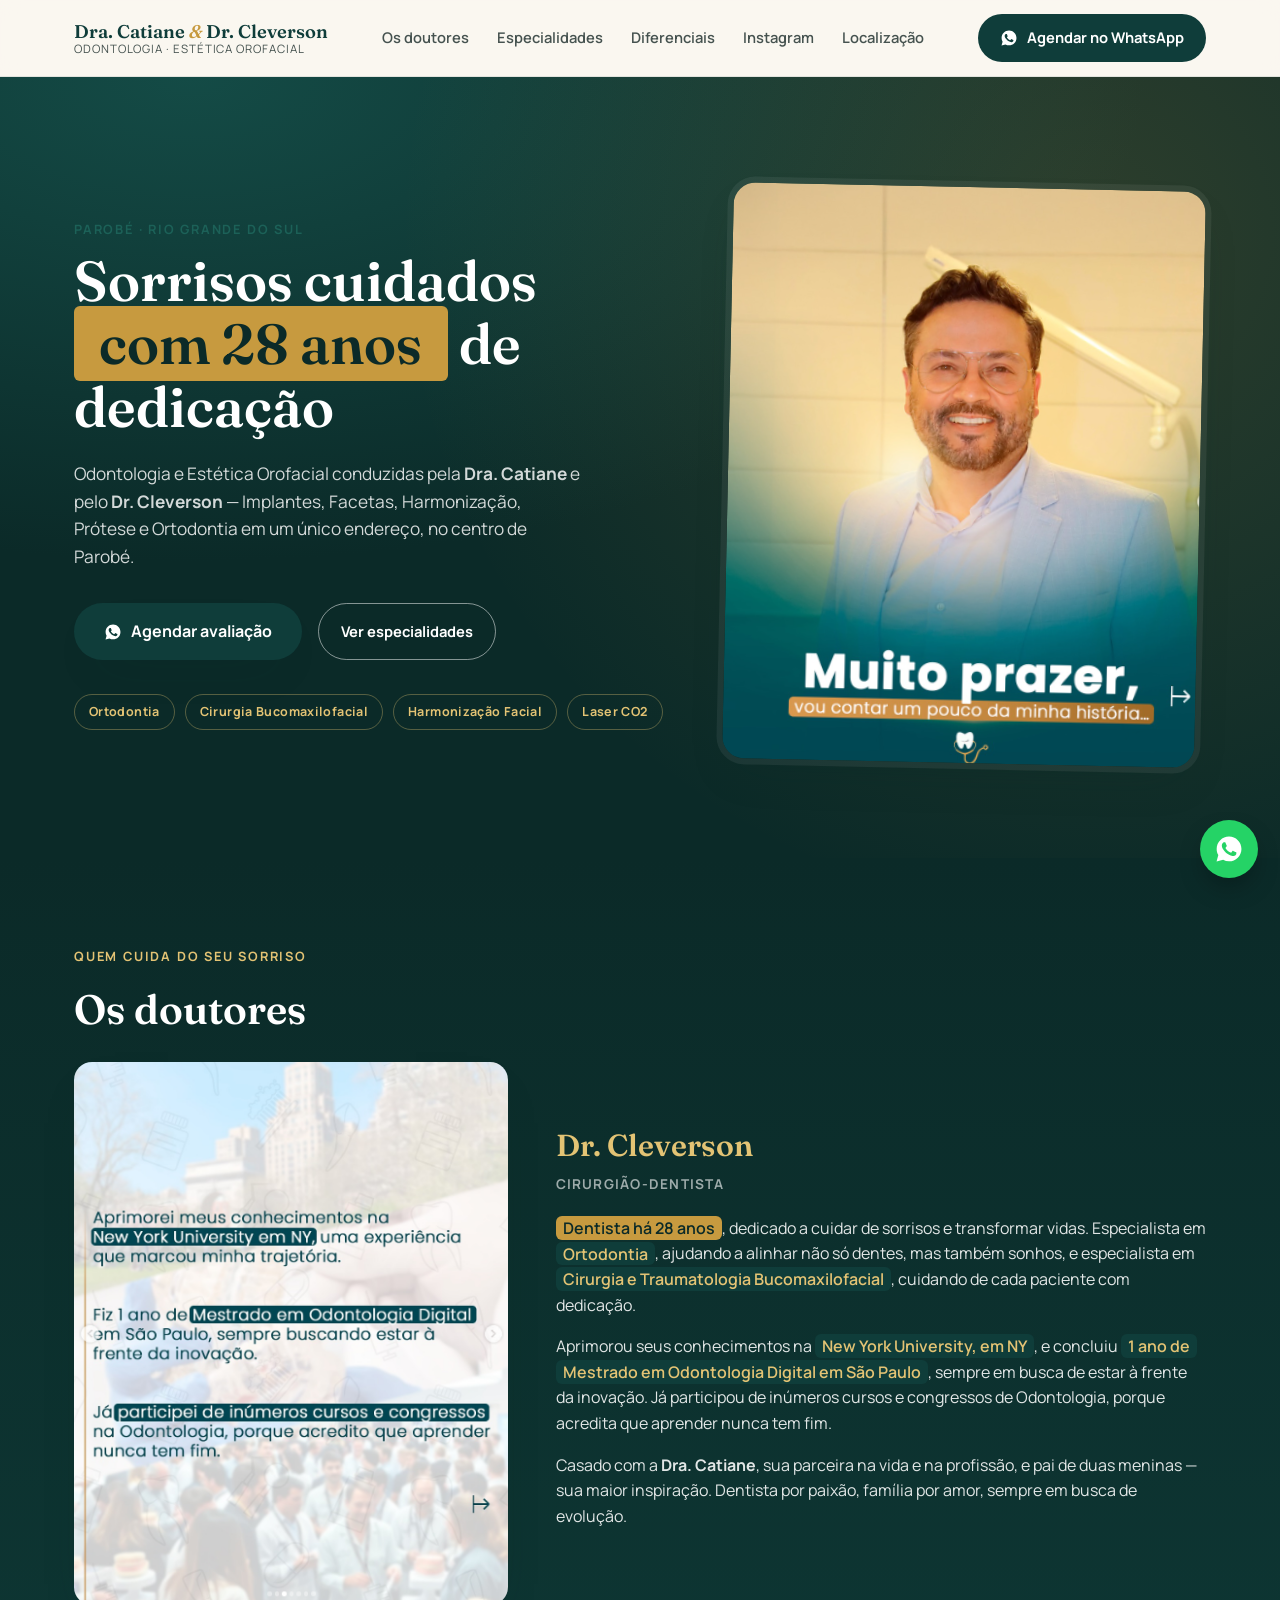
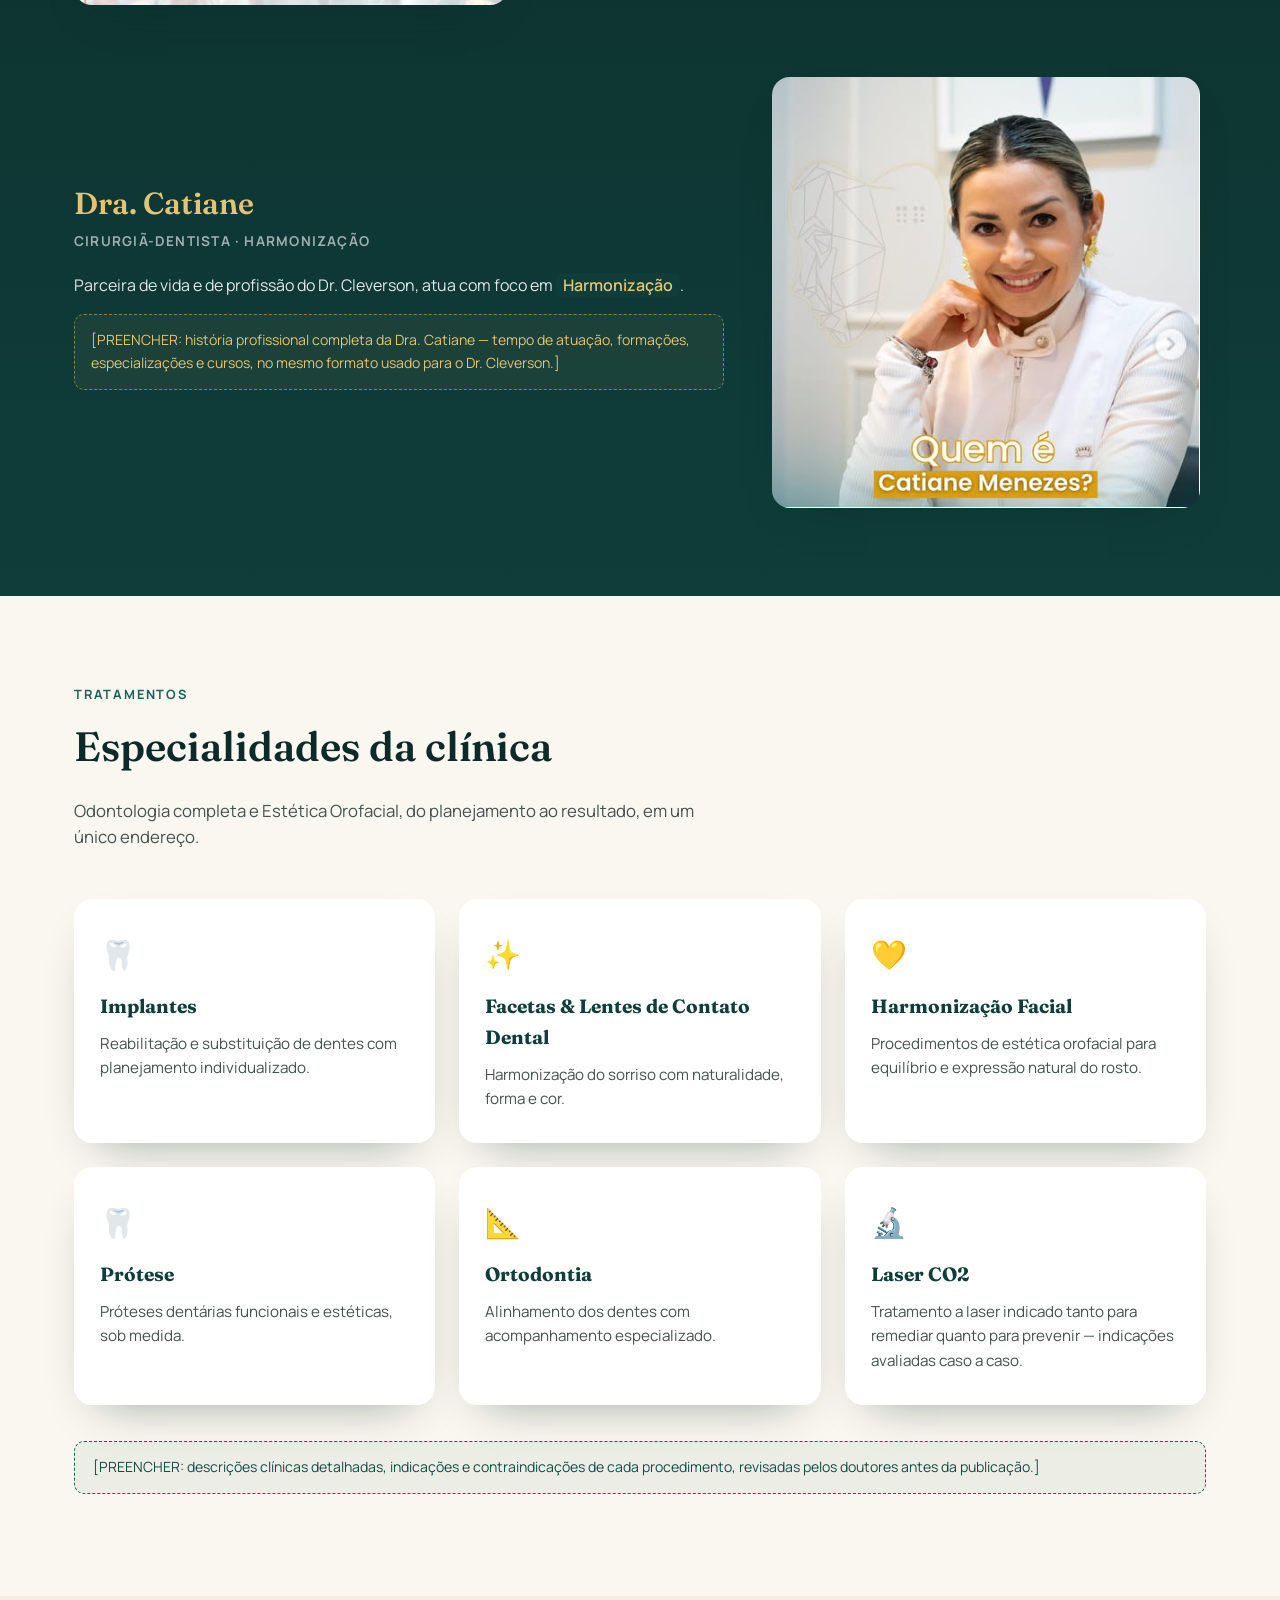
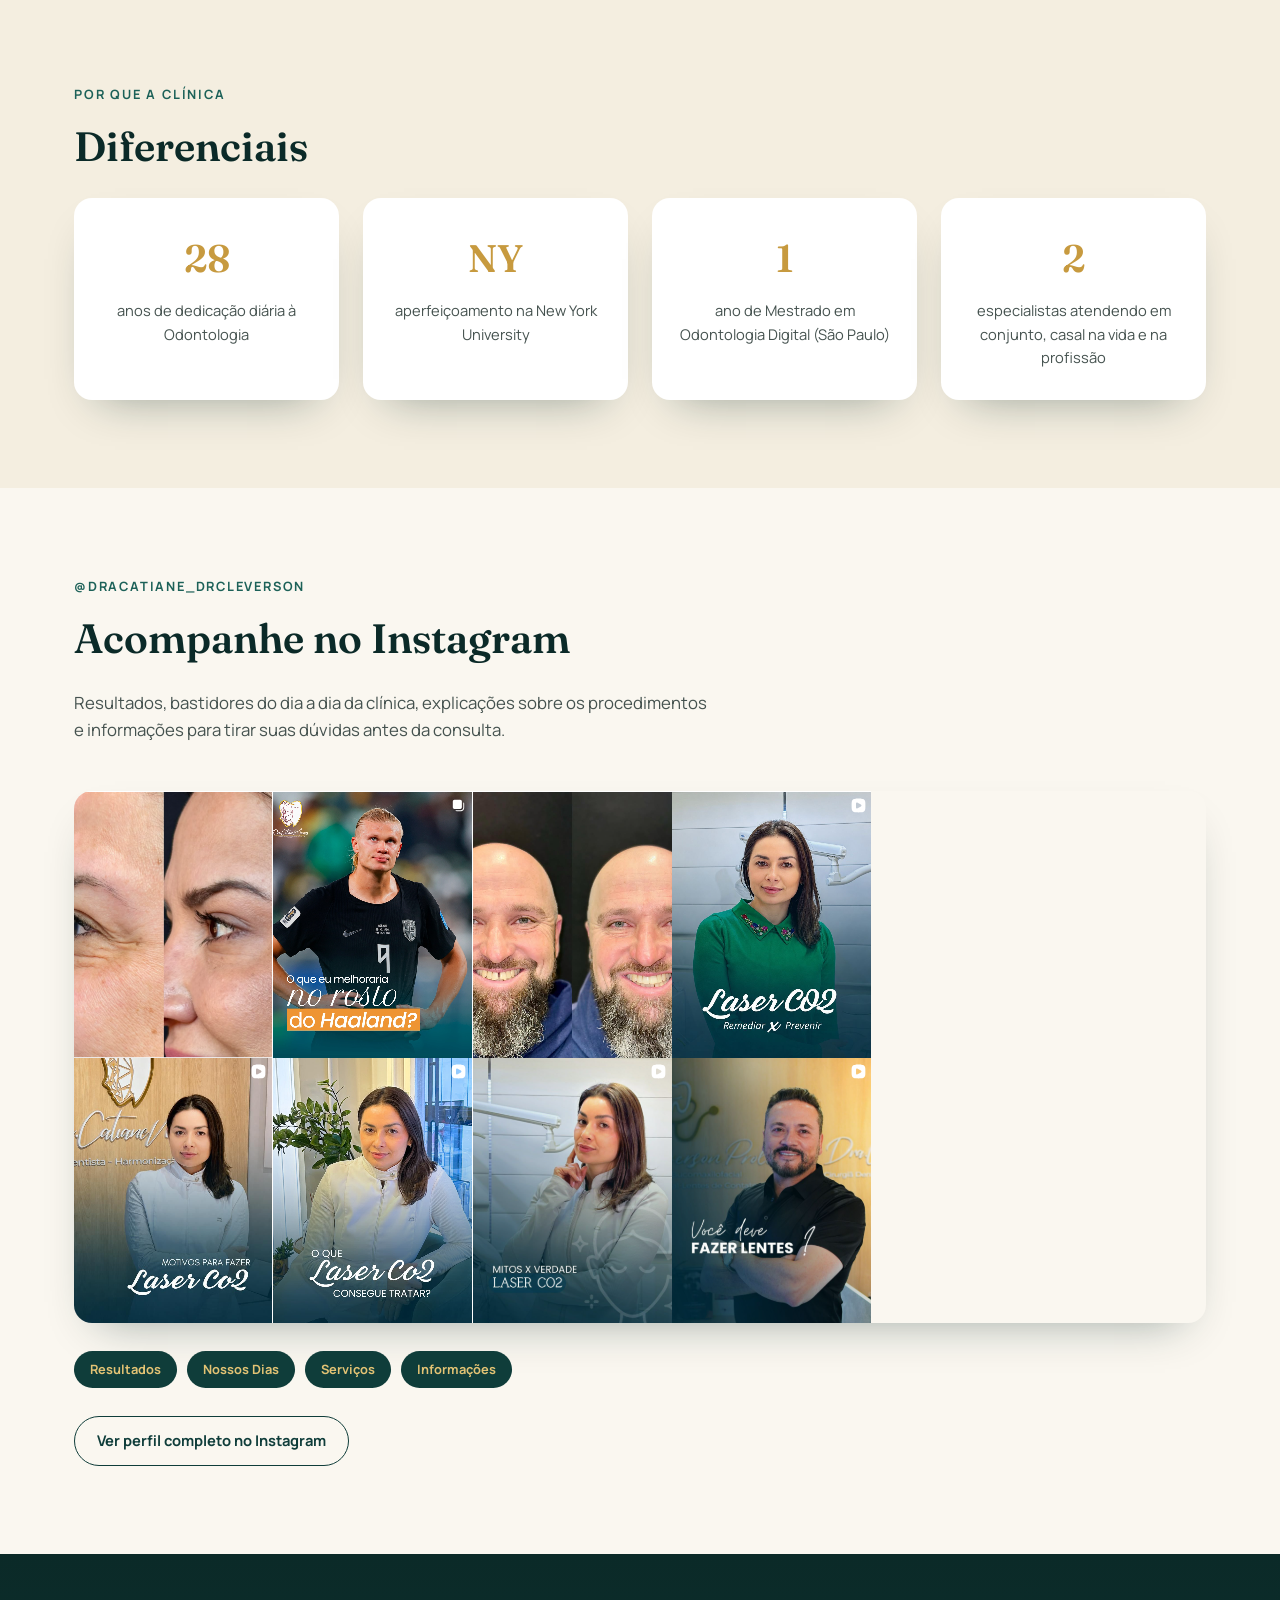
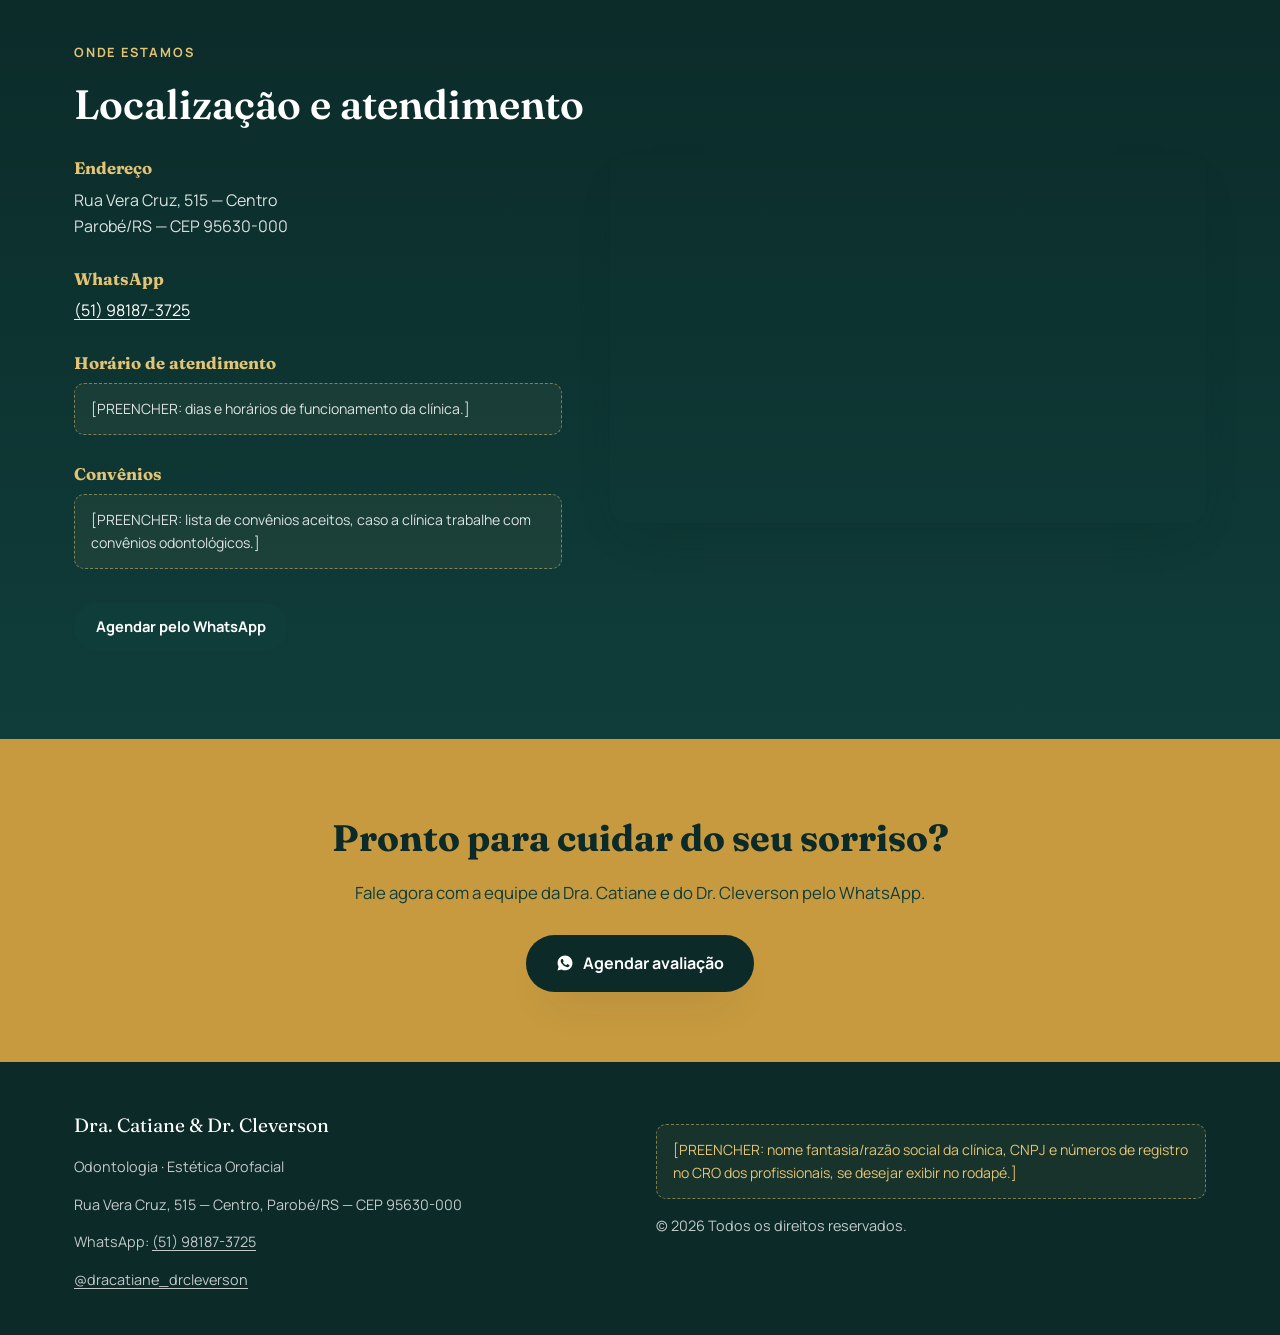
<file: Dr Cleverson/index.html>
<!DOCTYPE html>
<html lang="pt-BR">
<head>
<meta charset="UTF-8">
<meta name="viewport" content="width=device-width, initial-scale=1.0">
<title>Dra. Catiane & Dr. Cleverson | Odontologia e Estética Orofacial — Parobé/RS</title>
<meta name="description" content="Odontologia e Estética Orofacial em Parobé/RS. Implantes, Facetas, Harmonização Facial, Prótese, Ortodontia e Laser CO2. Agende pelo WhatsApp.">

<!-- Open Graph -->
<meta property="og:title" content="Dra. Catiane & Dr. Cleverson | Odontologia e Estética Orofacial">
<meta property="og:description" content="Implantes • Facetas • Harmonização • Prótese • Ortodontia — Parobé/RS">
<meta property="og:image" content="img/dr-cleverson-apresentacao.png">
<meta property="og:type" content="website">

<link rel="preconnect" href="https://fonts.googleapis.com">
<link rel="preconnect" href="https://fonts.gstatic.com" crossorigin>
<link href="https://fonts.googleapis.com/css2?family=Fraunces:ital,opsz,wght@0,9..144,400;0,9..144,500;0,9..144,600;0,9..144,700;1,9..144,500;1,9..144,600&family=Manrope:wght@400;500;600;700;800&family=Petit+Formal+Script&display=swap" rel="stylesheet">

<link rel="stylesheet" href="styles.css">
</head>
<body>

<!-- ============ NAV ============ -->
<header class="nav" id="nav">
  <div class="nav__inner">
    <a href="#topo" class="nav__brand">
      <span class="nav__brand-names">Dra. Catiane <span class="amp">&</span> Dr. Cleverson</span>
      <span class="nav__brand-sub">Odontologia · Estética Orofacial</span>
    </a>

    <nav class="nav__links" id="navLinks">
      <a href="#sobre">Os doutores</a>
      <a href="#especialidades">Especialidades</a>
      <a href="#diferenciais">Diferenciais</a>
      <a href="#instagram">Instagram</a>
      <a href="#localizacao">Localização</a>
    </nav>

    <a class="btn btn--wpp nav__cta" href="https://wa.me/5551981873725?text=Ol%C3%A1!%20Vim%20pelo%20site%20e%20gostaria%20de%20agendar%20uma%20avalia%C3%A7%C3%A3o." target="_blank" rel="noopener">
      <svg class="ico" viewBox="0 0 24 24" fill="currentColor" aria-hidden="true"><path d="M12.04 2C6.58 2 2.13 6.45 2.13 11.91c0 1.75.46 3.45 1.33 4.95L2.05 22l5.25-1.38a9.9 9.9 0 0 0 4.74 1.21h.01c5.46 0 9.91-4.45 9.91-9.91C21.96 6.45 17.5 2 12.04 2Zm5.8 14.14c-.24.68-1.4 1.32-1.93 1.4-.5.08-1.13.11-1.82-.11-.42-.13-.96-.31-1.66-.61-2.92-1.26-4.83-4.2-4.98-4.4-.15-.2-1.19-1.58-1.19-3.02 0-1.44.75-2.14 1.02-2.43.27-.29.58-.36.78-.36.2 0 .39 0 .56.01.18.01.42-.07.65.5.24.58.81 2.01.88 2.16.07.15.12.32.02.52-.1.2-.15.32-.3.49-.15.17-.31.38-.44.51-.15.15-.3.31-.13.6.17.29.75 1.24 1.61 2.01 1.11.99 2.04 1.3 2.33 1.45.29.15.46.13.63-.08.17-.2.72-.84.91-1.13.19-.29.38-.24.63-.14.26.1 1.64.77 1.92.91.29.15.48.22.55.34.07.13.07.72-.17 1.4Z"/></svg>
      Agendar no WhatsApp
    </a>

    <button class="nav__burger" id="navBurger" aria-label="Abrir menu" aria-expanded="false">
      <span></span><span></span><span></span>
    </button>
  </div>
</header>

<main id="topo">

  <!-- ============ HERO ============ -->
  <section class="hero">
    <div class="hero__bg" aria-hidden="true"></div>
    <div class="hero__inner">
      <div class="hero__text">
        <p class="eyebrow">Parobé · Rio Grande do Sul</p>
        <h1 class="hero__title">
          Sorrisos cuidados
          <span class="hl hl--gold">com 28 anos</span>
          de dedicação
        </h1>
        <p class="hero__lead">
          Odontologia e Estética Orofacial conduzidas pela
          <strong>Dra. Catiane</strong> e pelo <strong>Dr. Cleverson</strong> —
          Implantes, Facetas, Harmonização, Prótese e Ortodontia em um único
          endereço, no centro de Parobé.
        </p>
        <div class="hero__actions">
          <a class="btn btn--wpp btn--lg" href="https://wa.me/5551981873725?text=Ol%C3%A1!%20Vim%20pelo%20site%20e%20gostaria%20de%20agendar%20uma%20avalia%C3%A7%C3%A3o." target="_blank" rel="noopener">
            <svg class="ico" viewBox="0 0 24 24" fill="currentColor" aria-hidden="true"><path d="M12.04 2C6.58 2 2.13 6.45 2.13 11.91c0 1.75.46 3.45 1.33 4.95L2.05 22l5.25-1.38a9.9 9.9 0 0 0 4.74 1.21h.01c5.46 0 9.91-4.45 9.91-9.91C21.96 6.45 17.5 2 12.04 2Zm5.8 14.14c-.24.68-1.4 1.32-1.93 1.4-.5.08-1.13.11-1.82-.11-.42-.13-.96-.31-1.66-.61-2.92-1.26-4.83-4.2-4.98-4.4-.15-.2-1.19-1.58-1.19-3.02 0-1.44.75-2.14 1.02-2.43.27-.29.58-.36.78-.36.2 0 .39 0 .56.01.18.01.42-.07.65.5.24.58.81 2.01.88 2.16.07.15.12.32.02.52-.1.2-.15.32-.3.49-.15.17-.31.38-.44.51-.15.15-.3.31-.13.6.17.29.75 1.24 1.61 2.01 1.11.99 2.04 1.3 2.33 1.45.29.15.46.13.63-.08.17-.2.72-.84.91-1.13.19-.29.38-.24.63-.14.26.1 1.64.77 1.92.91.29.15.48.22.55.34.07.13.07.72-.17 1.4Z"/></svg>
            Agendar avaliação
          </a>
          <a class="btn btn--ghost" href="#especialidades">Ver especialidades</a>
        </div>

        <ul class="hero__badges">
          <li>Ortodontia</li>
          <li>Cirurgia Bucomaxilofacial</li>
          <li>Harmonização Facial</li>
          <li>Laser CO2</li>
        </ul>
      </div>

      <div class="hero__media">
        <img src="img/dr-cleverson-apresentacao.png" alt="Dr. Cleverson, cirurgião-dentista" loading="eager">
      </div>
    </div>
  </section>

  <!-- ============ SOBRE OS DOUTORES ============ -->
  <section class="section section--dark" id="sobre">
    <div class="container">
      <p class="eyebrow eyebrow--onDark">Quem cuida do seu sorriso</p>
      <h2 class="section__title section__title--onDark">Os doutores</h2>

      <div class="doctors">

        <!-- DR CLEVERSON -->
        <article class="doctor">
          <div class="doctor__media">
            <img src="img/dr-cleverson-formacao.png" alt="Formação do Dr. Cleverson" loading="lazy">
          </div>
          <div class="doctor__content">
            <h3 class="doctor__name">Dr. Cleverson</h3>
            <p class="doctor__role">Cirurgião-dentista</p>
            <p class="doctor__bio">
              <span class="hl hl--gold">Dentista há 28 anos</span>, dedicado a
              cuidar de sorrisos e transformar vidas. Especialista em
              <span class="hl hl--teal">Ortodontia</span>, ajudando a alinhar
              não só dentes, mas também sonhos, e especialista em
              <span class="hl hl--teal">Cirurgia e Traumatologia
              Bucomaxilofacial</span>, cuidando de cada paciente com dedicação.
            </p>
            <p class="doctor__bio">
              Aprimorou seus conhecimentos na
              <span class="hl hl--teal">New York University, em NY</span>, e
              concluiu <span class="hl hl--teal">1 ano de Mestrado em
              Odontologia Digital em São Paulo</span>, sempre em busca de estar
              à frente da inovação. Já participou de inúmeros cursos e
              congressos de Odontologia, porque acredita que aprender nunca
              tem fim.
            </p>
            <p class="doctor__bio">
              Casado com a <strong>Dra. Catiane</strong>, sua parceira na vida
              e na profissão, e pai de duas meninas — sua maior inspiração.
              Dentista por paixão, família por amor, sempre em busca de
              evolução.
            </p>
          </div>
        </article>

        <!-- DRA CATIANE -->
        <article class="doctor doctor--reverse">
          <div class="doctor__media">
            <img src="img/dr-cleverson-familia.png" alt="Dra. Catiane e Dr. Cleverson" loading="lazy">
          </div>
          <div class="doctor__content">
            <h3 class="doctor__name">Dra. Catiane</h3>
            <p class="doctor__role">Cirurgiã-dentista · Harmonização</p>
            <p class="doctor__bio">
              Parceira de vida e de profissão do Dr. Cleverson, atua com foco
              em <span class="hl hl--teal">Harmonização</span>.
            </p>
            <p class="doctor__bio doctor__bio--placeholder">
              [PREENCHER: história profissional completa da Dra. Catiane —
              tempo de atuação, formações, especializações e cursos, no mesmo
              formato usado para o Dr. Cleverson.]
            </p>
          </div>
        </article>

      </div>
    </div>
  </section>

  <!-- ============ ESPECIALIDADES ============ -->
  <section class="section" id="especialidades">
    <div class="container">
      <p class="eyebrow">Tratamentos</p>
      <h2 class="section__title">Especialidades da clínica</h2>
      <p class="section__lead">
        Odontologia completa e Estética Orofacial, do planejamento ao
        resultado, em um único endereço.
      </p>

      <div class="services">
        <article class="service-card">
          <span class="service-card__icon">🦷</span>
          <h3>Implantes</h3>
          <p>Reabilitação e substituição de dentes com planejamento
          individualizado.</p>
        </article>
        <article class="service-card">
          <span class="service-card__icon">✨</span>
          <h3>Facetas &amp; Lentes de Contato Dental</h3>
          <p>Harmonização do sorriso com naturalidade, forma e cor.</p>
        </article>
        <article class="service-card">
          <span class="service-card__icon">💛</span>
          <h3>Harmonização Facial</h3>
          <p>Procedimentos de estética orofacial para equilíbrio e
          expressão natural do rosto.</p>
        </article>
        <article class="service-card">
          <span class="service-card__icon">🦷</span>
          <h3>Prótese</h3>
          <p>Próteses dentárias funcionais e estéticas, sob medida.</p>
        </article>
        <article class="service-card">
          <span class="service-card__icon">📐</span>
          <h3>Ortodontia</h3>
          <p>Alinhamento dos dentes com acompanhamento especializado.</p>
        </article>
        <article class="service-card">
          <span class="service-card__icon">🔬</span>
          <h3>Laser CO2</h3>
          <p>Tratamento a laser indicado tanto para remediar quanto para
          prevenir — indicações avaliadas caso a caso.</p>
        </article>
      </div>

      <p class="services__note">
        [PREENCHER: descrições clínicas detalhadas, indicações e
        contraindicações de cada procedimento, revisadas pelos doutores antes
        da publicação.]
      </p>
    </div>
  </section>

  <!-- ============ DIFERENCIAIS ============ -->
  <section class="section section--cream" id="diferenciais">
    <div class="container">
      <p class="eyebrow">Por que a clínica</p>
      <h2 class="section__title">Diferenciais</h2>

      <div class="diff-grid">
        <div class="diff-card">
          <span class="diff-card__num">28</span>
          <p>anos de dedicação diária à Odontologia</p>
        </div>
        <div class="diff-card">
          <span class="diff-card__num">NY</span>
          <p>aperfeiçoamento na New York University</p>
        </div>
        <div class="diff-card">
          <span class="diff-card__num">1</span>
          <p>ano de Mestrado em Odontologia Digital (São Paulo)</p>
        </div>
        <div class="diff-card">
          <span class="diff-card__num">2</span>
          <p>especialistas atendendo em conjunto, casal na vida e na
          profissão</p>
        </div>
      </div>
    </div>
  </section>

  <!-- ============ RESULTADOS / DESTAQUES DO INSTAGRAM ============ -->
  <section class="section" id="instagram">
    <div class="container">
      <p class="eyebrow">@dracatiane_drcleverson</p>
      <h2 class="section__title">Acompanhe no Instagram</h2>
      <p class="section__lead">
        Resultados, bastidores do dia a dia da clínica, explicações sobre os
        procedimentos e informações para tirar suas dúvidas antes da consulta.
      </p>

      <div class="ig-feed">
        <img src="img/instagram-feed.png" alt="Prévia de publicações do Instagram @dracatiane_drcleverson" loading="lazy">
      </div>

      <div class="ig-highlights">
        <span class="ig-chip">Resultados</span>
        <span class="ig-chip">Nossos Dias</span>
        <span class="ig-chip">Serviços</span>
        <span class="ig-chip">Informações</span>
      </div>

      <a class="btn btn--ghost" href="https://www.instagram.com/dracatiane_drcleverson" target="_blank" rel="noopener">
        Ver perfil completo no Instagram
      </a>
    </div>
  </section>

  <!-- ============ LOCALIZAÇÃO ============ -->
  <section class="section section--dark" id="localizacao">
    <div class="container">
      <p class="eyebrow eyebrow--onDark">Onde estamos</p>
      <h2 class="section__title section__title--onDark">Localização e atendimento</h2>

      <div class="location">
        <div class="location__info">
          <h3>Endereço</h3>
          <p>Rua Vera Cruz, 515 — Centro<br>Parobé/RS — CEP 95630-000</p>

          <h3>WhatsApp</h3>
          <p><a class="link--onDark" href="https://wa.me/5551981873725" target="_blank" rel="noopener">(51) 98187-3725</a></p>

          <h3>Horário de atendimento</h3>
          <p class="doctor__bio--placeholder">
            [PREENCHER: dias e horários de funcionamento da clínica.]
          </p>

          <h3>Convênios</h3>
          <p class="doctor__bio--placeholder">
            [PREENCHER: lista de convênios aceitos, caso a clínica trabalhe
            com convênios odontológicos.]
          </p>

          <a class="btn btn--wpp" href="https://wa.me/5551981873725?text=Ol%C3%A1!%20Vim%20pelo%20site%20e%20gostaria%20de%20agendar%20uma%20avalia%C3%A7%C3%A3o." target="_blank" rel="noopener">
            Agendar pelo WhatsApp
          </a>
        </div>

        <div class="location__map">
          <iframe
            title="Mapa - Rua Vera Cruz, 515, Centro, Parobé/RS"
            src="https://www.google.com/maps?q=Rua+Vera+Cruz,+515,+Centro,+Parob%C3%A9,+RS,+95630-000&output=embed"
            loading="lazy"
            referrerpolicy="no-referrer-when-downgrade">
          </iframe>
        </div>
      </div>
    </div>
  </section>

  <!-- ============ CTA FINAL ============ -->
  <section class="cta-final">
    <div class="container cta-final__inner">
      <h2>Pronto para cuidar do seu sorriso?</h2>
      <p>Fale agora com a equipe da Dra. Catiane e do Dr. Cleverson pelo WhatsApp.</p>
      <a class="btn btn--wpp btn--lg" href="https://wa.me/5551981873725?text=Ol%C3%A1!%20Vim%20pelo%20site%20e%20gostaria%20de%20agendar%20uma%20avalia%C3%A7%C3%A3o." target="_blank" rel="noopener">
        <svg class="ico" viewBox="0 0 24 24" fill="currentColor" aria-hidden="true"><path d="M12.04 2C6.58 2 2.13 6.45 2.13 11.91c0 1.75.46 3.45 1.33 4.95L2.05 22l5.25-1.38a9.9 9.9 0 0 0 4.74 1.21h.01c5.46 0 9.91-4.45 9.91-9.91C21.96 6.45 17.5 2 12.04 2Zm5.8 14.14c-.24.68-1.4 1.32-1.93 1.4-.5.08-1.13.11-1.82-.11-.42-.13-.96-.31-1.66-.61-2.92-1.26-4.83-4.2-4.98-4.4-.15-.2-1.19-1.58-1.19-3.02 0-1.44.75-2.14 1.02-2.43.27-.29.58-.36.78-.36.2 0 .39 0 .56.01.18.01.42-.07.65.5.24.58.81 2.01.88 2.16.07.15.12.32.02.52-.1.2-.15.32-.3.49-.15.17-.31.38-.44.51-.15.15-.3.31-.13.6.17.29.75 1.24 1.61 2.01 1.11.99 2.04 1.3 2.33 1.45.29.15.46.13.63-.08.17-.2.72-.84.91-1.13.19-.29.38-.24.63-.14.26.1 1.64.77 1.92.91.29.15.48.22.55.34.07.13.07.72-.17 1.4Z"/></svg>
        Agendar avaliação
      </a>
    </div>
  </section>

</main>

<!-- ============ FOOTER ============ -->
<footer class="footer">
  <div class="container footer__inner">
    <div>
      <p class="footer__brand">Dra. Catiane &amp; Dr. Cleverson</p>
      <p>Odontologia · Estética Orofacial</p>
      <p>Rua Vera Cruz, 515 — Centro, Parobé/RS — CEP 95630-000</p>
      <p>WhatsApp: <a href="https://wa.me/5551981873725" target="_blank" rel="noopener">(51) 98187-3725</a></p>
      <p><a href="https://www.instagram.com/dracatiane_drcleverson" target="_blank" rel="noopener">@dracatiane_drcleverson</a></p>
    </div>
    <div class="footer__legal">
      <p class="doctor__bio--placeholder">
        [PREENCHER: nome fantasia/razão social da clínica, CNPJ e números de
        registro no CRO dos profissionais, se desejar exibir no rodapé.]
      </p>
      <p>&copy; <span id="year"></span> Todos os direitos reservados.</p>
    </div>
  </div>
</footer>

<a class="whatsapp-float" href="https://wa.me/5551981873725?text=Ol%C3%A1!%20Vim%20pelo%20site%20e%20gostaria%20de%20agendar%20uma%20avalia%C3%A7%C3%A3o." target="_blank" rel="noopener" aria-label="Agendar pelo WhatsApp">
  <svg viewBox="0 0 24 24" fill="currentColor" aria-hidden="true"><path d="M12.04 2C6.58 2 2.13 6.45 2.13 11.91c0 1.75.46 3.45 1.33 4.95L2.05 22l5.25-1.38a9.9 9.9 0 0 0 4.74 1.21h.01c5.46 0 9.91-4.45 9.91-9.91C21.96 6.45 17.5 2 12.04 2Zm5.8 14.14c-.24.68-1.4 1.32-1.93 1.4-.5.08-1.13.11-1.82-.11-.42-.13-.96-.31-1.66-.61-2.92-1.26-4.83-4.2-4.98-4.4-.15-.2-1.19-1.58-1.19-3.02 0-1.44.75-2.14 1.02-2.43.27-.29.58-.36.78-.36.2 0 .39 0 .56.01.18.01.42-.07.65.5.24.58.81 2.01.88 2.16.07.15.12.32.02.52-.1.2-.15.32-.3.49-.15.17-.31.38-.44.51-.15.15-.3.31-.13.6.17.29.75 1.24 1.61 2.01 1.11.99 2.04 1.3 2.33 1.45.29.15.46.13.63-.08.17-.2.72-.84.91-1.13.19-.29.38-.24.63-.14.26.1 1.64.77 1.92.91.29.15.48.22.55.34.07.13.07.72-.17 1.4Z"/></svg>
</a>

<script src="script.js"></script>
</body>
</html>
</file>
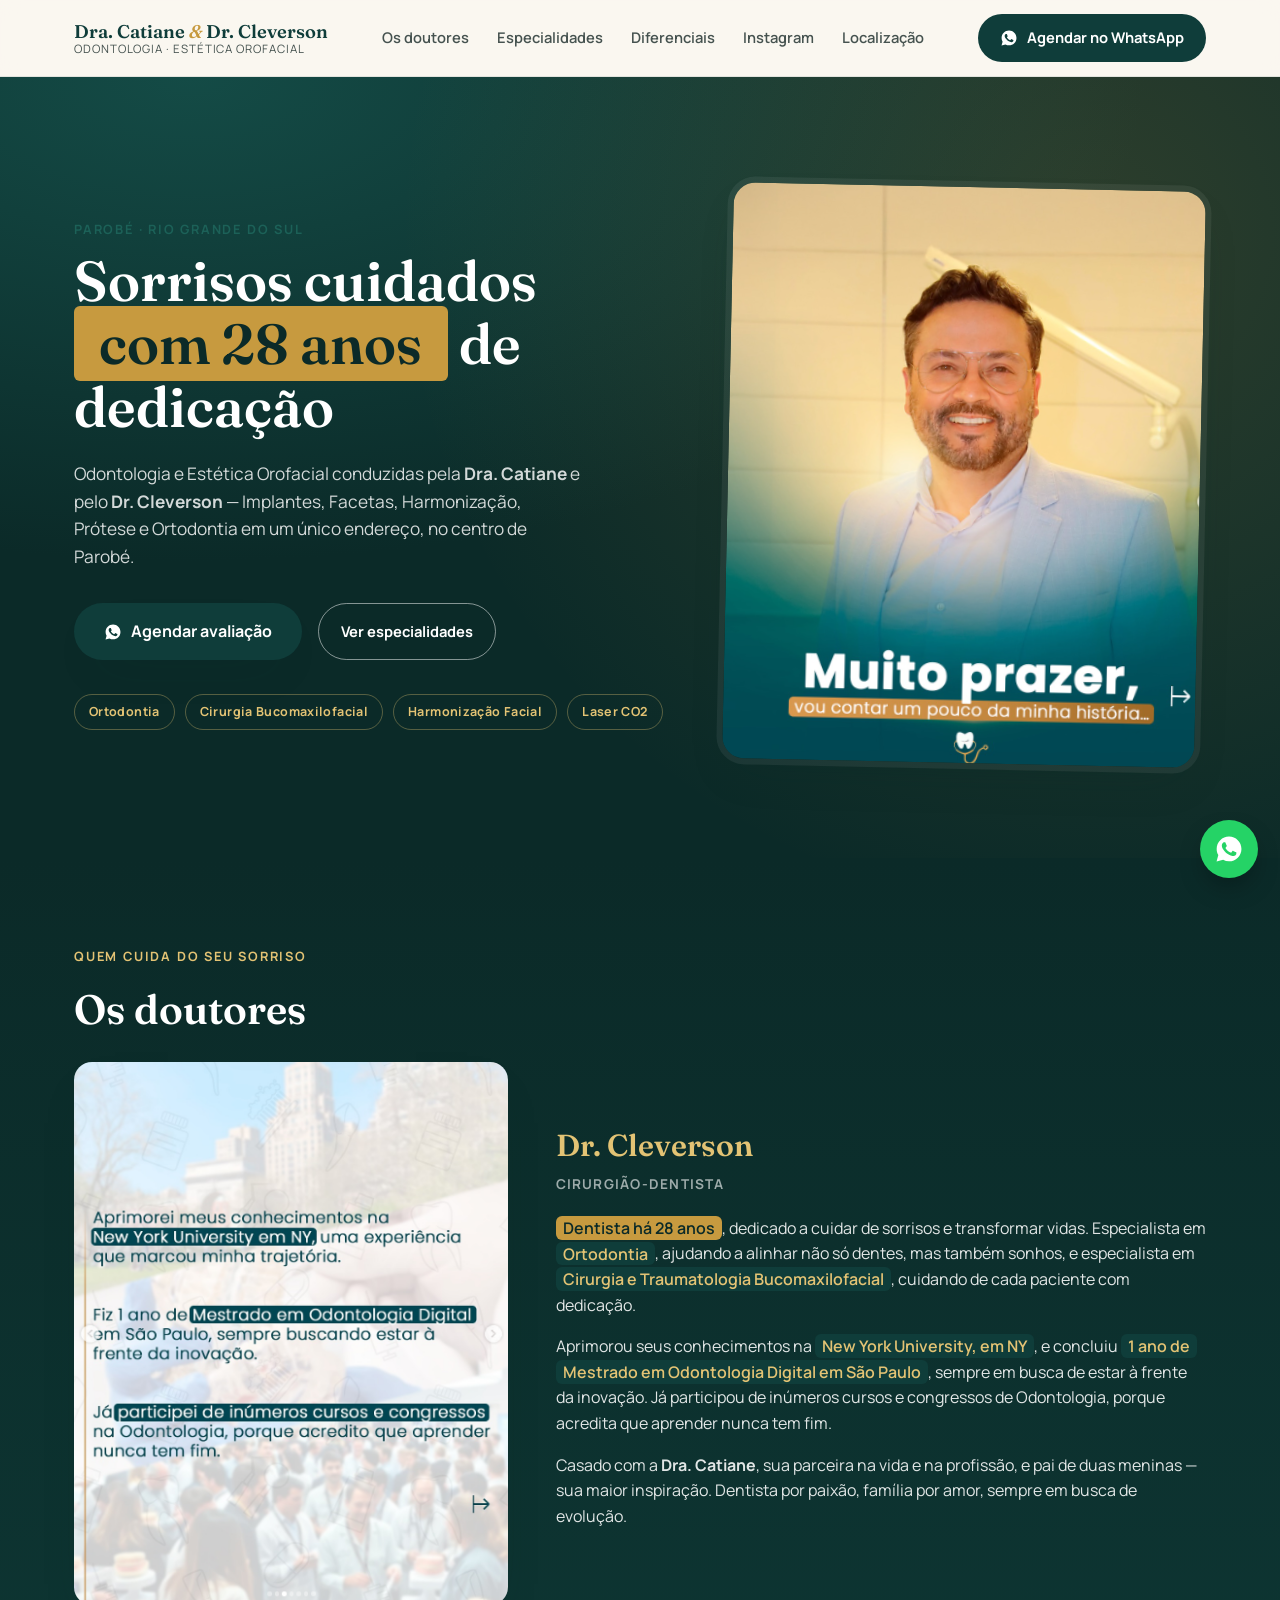
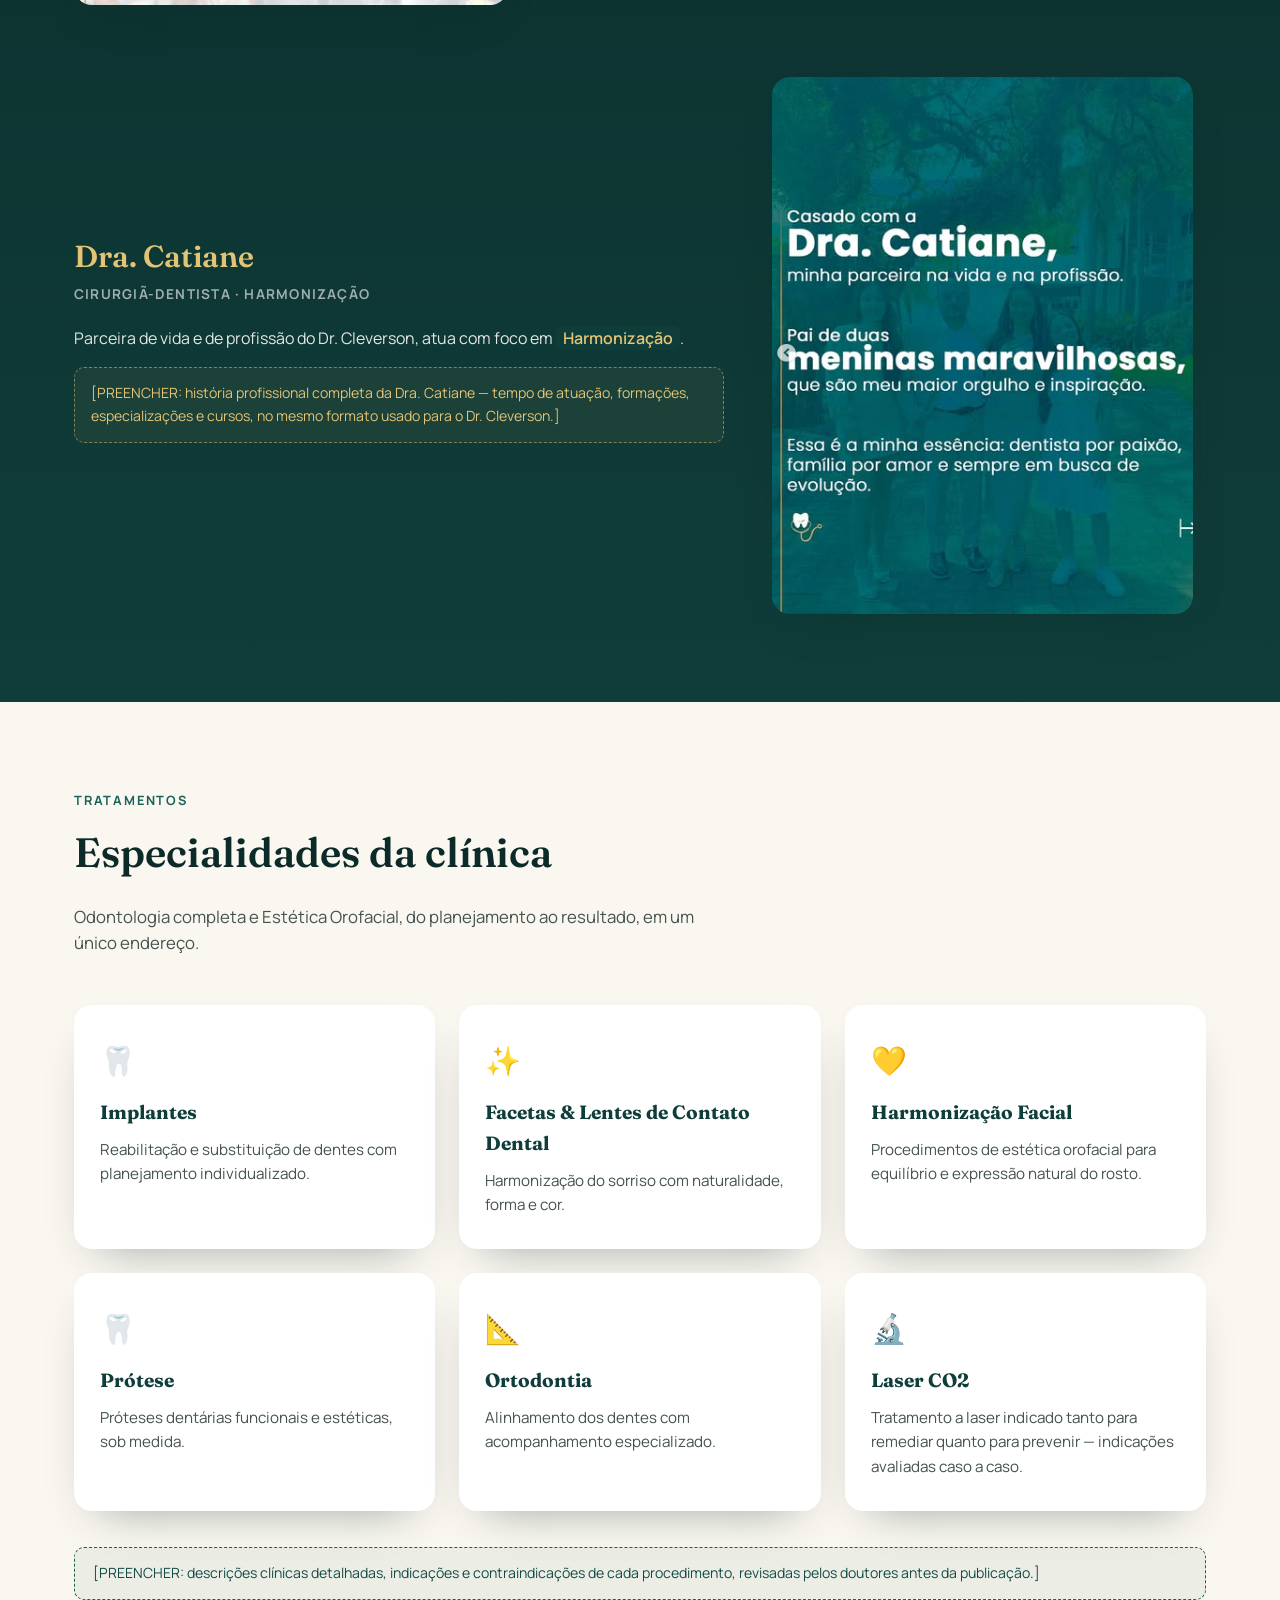
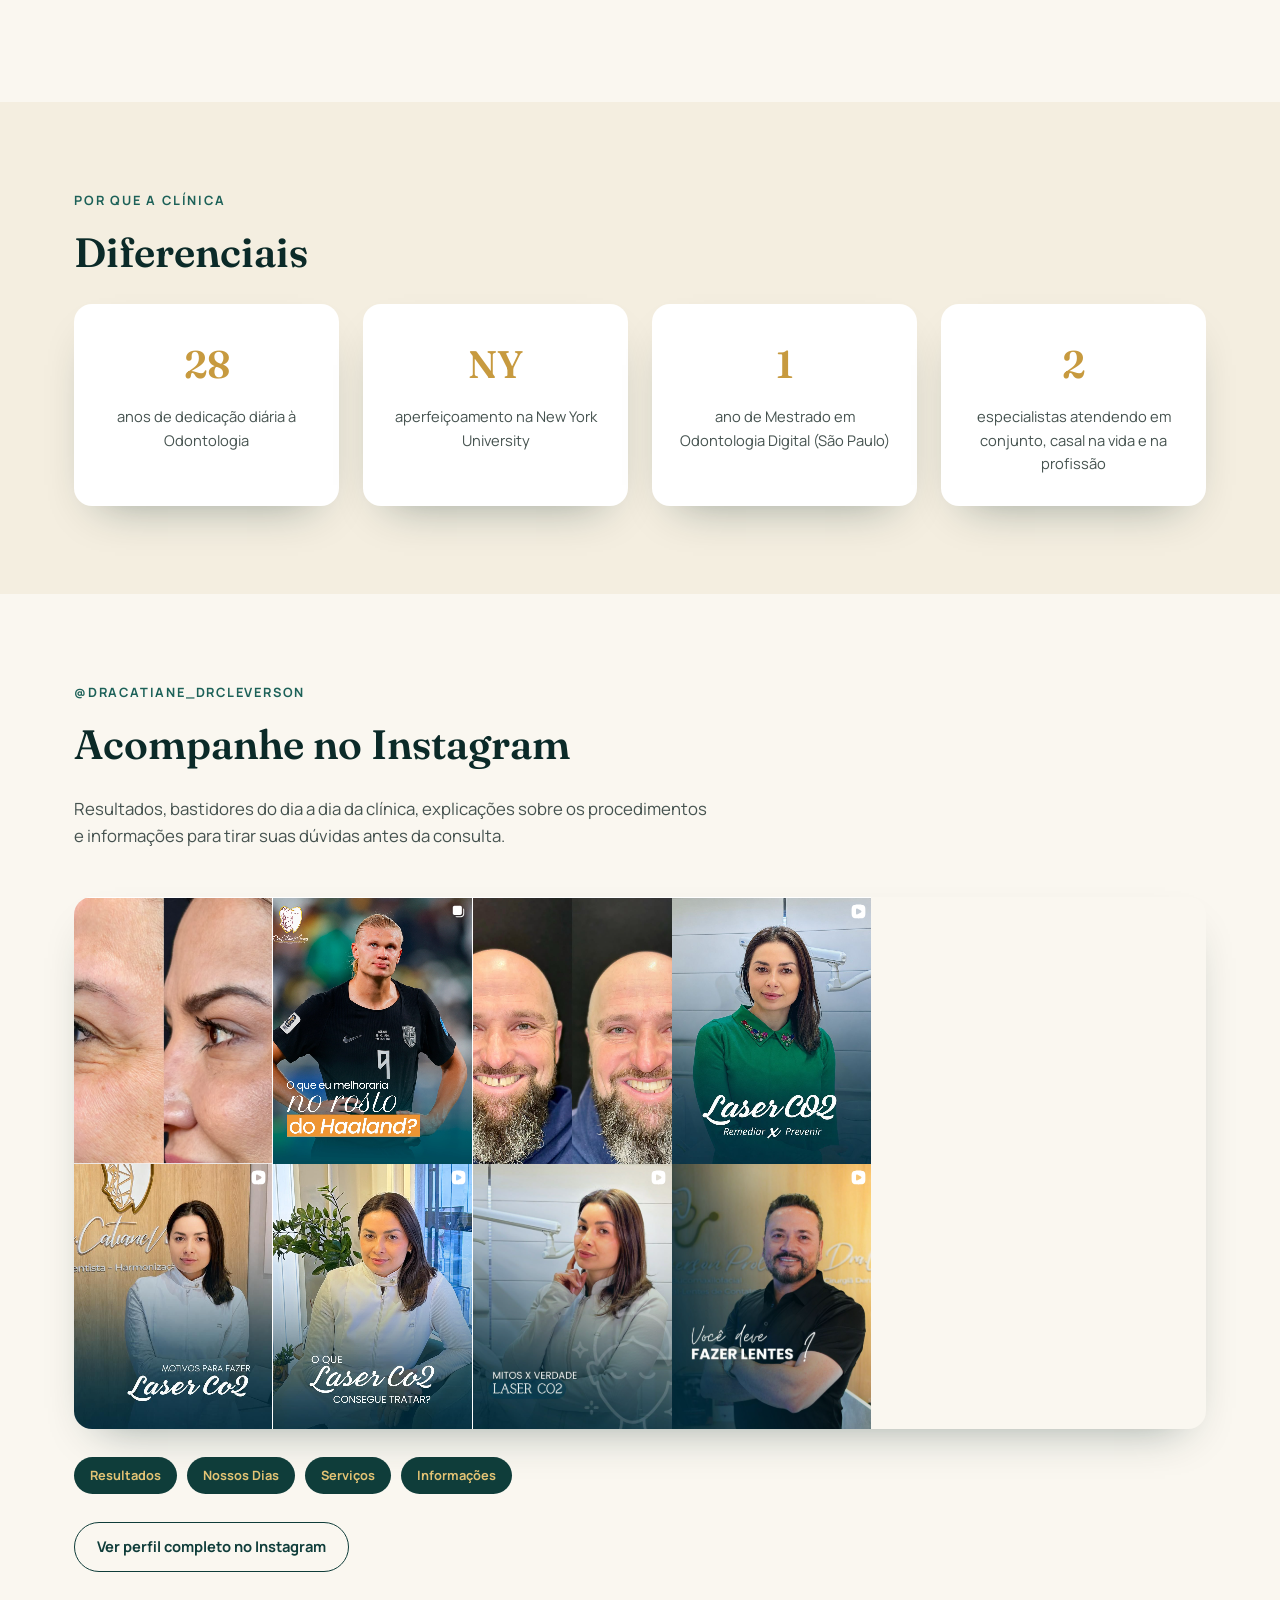
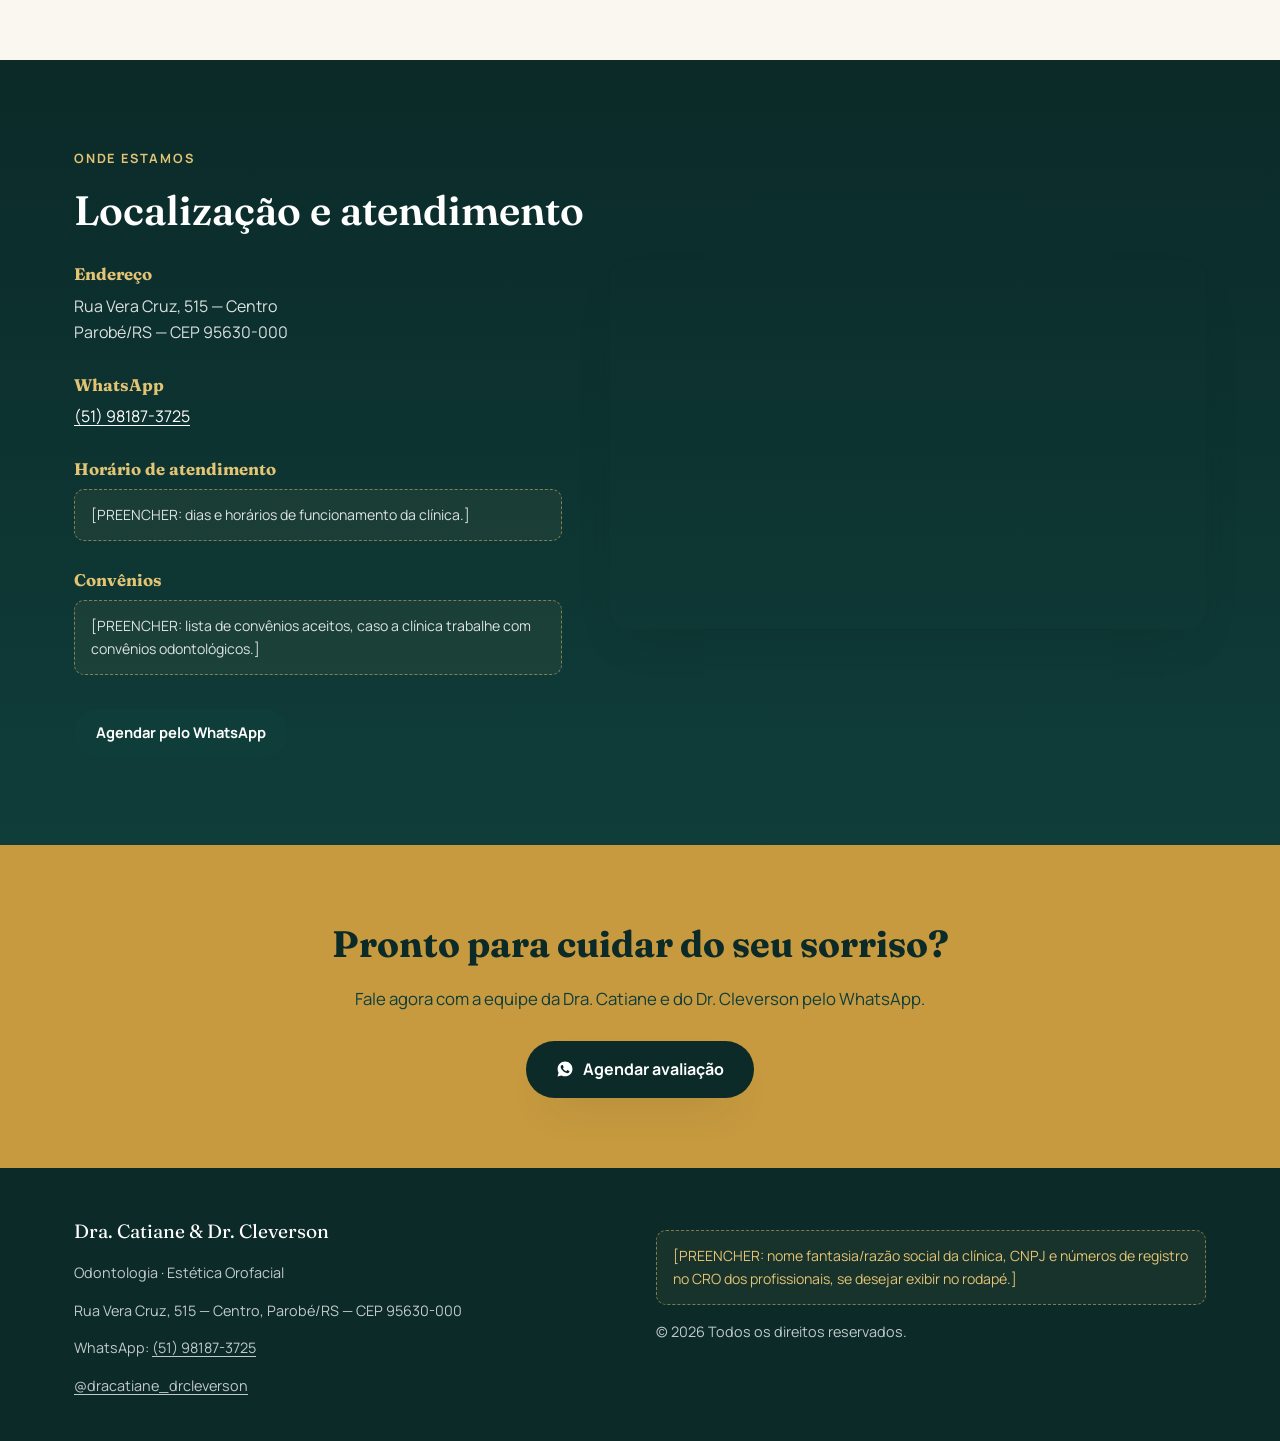
<file: files/index.html>
<!DOCTYPE html>
<html lang="pt-BR">
<head>
<meta charset="UTF-8">
<meta name="viewport" content="width=device-width, initial-scale=1.0">
<title>Dra. Catiane & Dr. Cleverson | Odontologia e Estética Orofacial — Parobé/RS</title>
<meta name="description" content="Odontologia e Estética Orofacial em Parobé/RS. Implantes, Facetas, Harmonização Facial, Prótese, Ortodontia e Laser CO2. Agende pelo WhatsApp.">

<!-- Open Graph -->
<meta property="og:title" content="Dra. Catiane & Dr. Cleverson | Odontologia e Estética Orofacial">
<meta property="og:description" content="Implantes • Facetas • Harmonização • Prótese • Ortodontia — Parobé/RS">
<meta property="og:image" content="img/dr-cleverson-apresentacao.png">
<meta property="og:type" content="website">

<link rel="preconnect" href="https://fonts.googleapis.com">
<link rel="preconnect" href="https://fonts.gstatic.com" crossorigin>
<link href="https://fonts.googleapis.com/css2?family=Fraunces:ital,opsz,wght@0,9..144,400;0,9..144,500;0,9..144,600;0,9..144,700;1,9..144,500;1,9..144,600&family=Manrope:wght@400;500;600;700;800&family=Petit+Formal+Script&display=swap" rel="stylesheet">

<link rel="stylesheet" href="styles.css">
</head>
<body>

<!-- ============ NAV ============ -->
<header class="nav" id="nav">
  <div class="nav__inner">
    <a href="#topo" class="nav__brand">
      <span class="nav__brand-names">Dra. Catiane <span class="amp">&</span> Dr. Cleverson</span>
      <span class="nav__brand-sub">Odontologia · Estética Orofacial</span>
    </a>

    <nav class="nav__links" id="navLinks">
      <a href="#sobre">Os doutores</a>
      <a href="#especialidades">Especialidades</a>
      <a href="#diferenciais">Diferenciais</a>
      <a href="#instagram">Instagram</a>
      <a href="#localizacao">Localização</a>
    </nav>

    <a class="btn btn--wpp nav__cta" href="https://wa.me/5551981873725?text=Ol%C3%A1!%20Vim%20pelo%20site%20e%20gostaria%20de%20agendar%20uma%20avalia%C3%A7%C3%A3o." target="_blank" rel="noopener">
      <svg class="ico" viewBox="0 0 24 24" fill="currentColor" aria-hidden="true"><path d="M12.04 2C6.58 2 2.13 6.45 2.13 11.91c0 1.75.46 3.45 1.33 4.95L2.05 22l5.25-1.38a9.9 9.9 0 0 0 4.74 1.21h.01c5.46 0 9.91-4.45 9.91-9.91C21.96 6.45 17.5 2 12.04 2Zm5.8 14.14c-.24.68-1.4 1.32-1.93 1.4-.5.08-1.13.11-1.82-.11-.42-.13-.96-.31-1.66-.61-2.92-1.26-4.83-4.2-4.98-4.4-.15-.2-1.19-1.58-1.19-3.02 0-1.44.75-2.14 1.02-2.43.27-.29.58-.36.78-.36.2 0 .39 0 .56.01.18.01.42-.07.65.5.24.58.81 2.01.88 2.16.07.15.12.32.02.52-.1.2-.15.32-.3.49-.15.17-.31.38-.44.51-.15.15-.3.31-.13.6.17.29.75 1.24 1.61 2.01 1.11.99 2.04 1.3 2.33 1.45.29.15.46.13.63-.08.17-.2.72-.84.91-1.13.19-.29.38-.24.63-.14.26.1 1.64.77 1.92.91.29.15.48.22.55.34.07.13.07.72-.17 1.4Z"/></svg>
      Agendar no WhatsApp
    </a>

    <button class="nav__burger" id="navBurger" aria-label="Abrir menu" aria-expanded="false">
      <span></span><span></span><span></span>
    </button>
  </div>
</header>

<main id="topo">

  <!-- ============ HERO ============ -->
  <section class="hero">
    <div class="hero__bg" aria-hidden="true"></div>
    <div class="hero__inner">
      <div class="hero__text">
        <p class="eyebrow">Parobé · Rio Grande do Sul</p>
        <h1 class="hero__title">
          Sorrisos cuidados
          <span class="hl hl--gold">com 28 anos</span>
          de dedicação
        </h1>
        <p class="hero__lead">
          Odontologia e Estética Orofacial conduzidas pela
          <strong>Dra. Catiane</strong> e pelo <strong>Dr. Cleverson</strong> —
          Implantes, Facetas, Harmonização, Prótese e Ortodontia em um único
          endereço, no centro de Parobé.
        </p>
        <div class="hero__actions">
          <a class="btn btn--wpp btn--lg" href="https://wa.me/5551981873725?text=Ol%C3%A1!%20Vim%20pelo%20site%20e%20gostaria%20de%20agendar%20uma%20avalia%C3%A7%C3%A3o." target="_blank" rel="noopener">
            <svg class="ico" viewBox="0 0 24 24" fill="currentColor" aria-hidden="true"><path d="M12.04 2C6.58 2 2.13 6.45 2.13 11.91c0 1.75.46 3.45 1.33 4.95L2.05 22l5.25-1.38a9.9 9.9 0 0 0 4.74 1.21h.01c5.46 0 9.91-4.45 9.91-9.91C21.96 6.45 17.5 2 12.04 2Zm5.8 14.14c-.24.68-1.4 1.32-1.93 1.4-.5.08-1.13.11-1.82-.11-.42-.13-.96-.31-1.66-.61-2.92-1.26-4.83-4.2-4.98-4.4-.15-.2-1.19-1.58-1.19-3.02 0-1.44.75-2.14 1.02-2.43.27-.29.58-.36.78-.36.2 0 .39 0 .56.01.18.01.42-.07.65.5.24.58.81 2.01.88 2.16.07.15.12.32.02.52-.1.2-.15.32-.3.49-.15.17-.31.38-.44.51-.15.15-.3.31-.13.6.17.29.75 1.24 1.61 2.01 1.11.99 2.04 1.3 2.33 1.45.29.15.46.13.63-.08.17-.2.72-.84.91-1.13.19-.29.38-.24.63-.14.26.1 1.64.77 1.92.91.29.15.48.22.55.34.07.13.07.72-.17 1.4Z"/></svg>
            Agendar avaliação
          </a>
          <a class="btn btn--ghost" href="#especialidades">Ver especialidades</a>
        </div>

        <ul class="hero__badges">
          <li>Ortodontia</li>
          <li>Cirurgia Bucomaxilofacial</li>
          <li>Harmonização Facial</li>
          <li>Laser CO2</li>
        </ul>
      </div>

      <div class="hero__media">
        <img src="img/dr-cleverson-apresentacao.png" alt="Dr. Cleverson, cirurgião-dentista" loading="eager">
      </div>
    </div>
  </section>

  <!-- ============ SOBRE OS DOUTORES ============ -->
  <section class="section section--dark" id="sobre">
    <div class="container">
      <p class="eyebrow eyebrow--onDark">Quem cuida do seu sorriso</p>
      <h2 class="section__title section__title--onDark">Os doutores</h2>

      <div class="doctors">

        <!-- DR CLEVERSON -->
        <article class="doctor">
          <div class="doctor__media">
            <img src="img/dr-cleverson-formacao.png" alt="Formação do Dr. Cleverson" loading="lazy">
          </div>
          <div class="doctor__content">
            <h3 class="doctor__name">Dr. Cleverson</h3>
            <p class="doctor__role">Cirurgião-dentista</p>
            <p class="doctor__bio">
              <span class="hl hl--gold">Dentista há 28 anos</span>, dedicado a
              cuidar de sorrisos e transformar vidas. Especialista em
              <span class="hl hl--teal">Ortodontia</span>, ajudando a alinhar
              não só dentes, mas também sonhos, e especialista em
              <span class="hl hl--teal">Cirurgia e Traumatologia
              Bucomaxilofacial</span>, cuidando de cada paciente com dedicação.
            </p>
            <p class="doctor__bio">
              Aprimorou seus conhecimentos na
              <span class="hl hl--teal">New York University, em NY</span>, e
              concluiu <span class="hl hl--teal">1 ano de Mestrado em
              Odontologia Digital em São Paulo</span>, sempre em busca de estar
              à frente da inovação. Já participou de inúmeros cursos e
              congressos de Odontologia, porque acredita que aprender nunca
              tem fim.
            </p>
            <p class="doctor__bio">
              Casado com a <strong>Dra. Catiane</strong>, sua parceira na vida
              e na profissão, e pai de duas meninas — sua maior inspiração.
              Dentista por paixão, família por amor, sempre em busca de
              evolução.
            </p>
          </div>
        </article>

        <!-- DRA CATIANE -->
        <article class="doctor doctor--reverse">
          <div class="doctor__media">
            <img src="img/dr-cleverson-familia.png" alt="Dra. Catiane e Dr. Cleverson" loading="lazy">
          </div>
          <div class="doctor__content">
            <h3 class="doctor__name">Dra. Catiane</h3>
            <p class="doctor__role">Cirurgiã-dentista · Harmonização</p>
            <p class="doctor__bio">
              Parceira de vida e de profissão do Dr. Cleverson, atua com foco
              em <span class="hl hl--teal">Harmonização</span>.
            </p>
            <p class="doctor__bio doctor__bio--placeholder">
              [PREENCHER: história profissional completa da Dra. Catiane —
              tempo de atuação, formações, especializações e cursos, no mesmo
              formato usado para o Dr. Cleverson.]
            </p>
          </div>
        </article>

      </div>
    </div>
  </section>

  <!-- ============ ESPECIALIDADES ============ -->
  <section class="section" id="especialidades">
    <div class="container">
      <p class="eyebrow">Tratamentos</p>
      <h2 class="section__title">Especialidades da clínica</h2>
      <p class="section__lead">
        Odontologia completa e Estética Orofacial, do planejamento ao
        resultado, em um único endereço.
      </p>

      <div class="services">
        <article class="service-card">
          <span class="service-card__icon">🦷</span>
          <h3>Implantes</h3>
          <p>Reabilitação e substituição de dentes com planejamento
          individualizado.</p>
        </article>
        <article class="service-card">
          <span class="service-card__icon">✨</span>
          <h3>Facetas &amp; Lentes de Contato Dental</h3>
          <p>Harmonização do sorriso com naturalidade, forma e cor.</p>
        </article>
        <article class="service-card">
          <span class="service-card__icon">💛</span>
          <h3>Harmonização Facial</h3>
          <p>Procedimentos de estética orofacial para equilíbrio e
          expressão natural do rosto.</p>
        </article>
        <article class="service-card">
          <span class="service-card__icon">🦷</span>
          <h3>Prótese</h3>
          <p>Próteses dentárias funcionais e estéticas, sob medida.</p>
        </article>
        <article class="service-card">
          <span class="service-card__icon">📐</span>
          <h3>Ortodontia</h3>
          <p>Alinhamento dos dentes com acompanhamento especializado.</p>
        </article>
        <article class="service-card">
          <span class="service-card__icon">🔬</span>
          <h3>Laser CO2</h3>
          <p>Tratamento a laser indicado tanto para remediar quanto para
          prevenir — indicações avaliadas caso a caso.</p>
        </article>
      </div>

      <p class="services__note">
        [PREENCHER: descrições clínicas detalhadas, indicações e
        contraindicações de cada procedimento, revisadas pelos doutores antes
        da publicação.]
      </p>
    </div>
  </section>

  <!-- ============ DIFERENCIAIS ============ -->
  <section class="section section--cream" id="diferenciais">
    <div class="container">
      <p class="eyebrow">Por que a clínica</p>
      <h2 class="section__title">Diferenciais</h2>

      <div class="diff-grid">
        <div class="diff-card">
          <span class="diff-card__num">28</span>
          <p>anos de dedicação diária à Odontologia</p>
        </div>
        <div class="diff-card">
          <span class="diff-card__num">NY</span>
          <p>aperfeiçoamento na New York University</p>
        </div>
        <div class="diff-card">
          <span class="diff-card__num">1</span>
          <p>ano de Mestrado em Odontologia Digital (São Paulo)</p>
        </div>
        <div class="diff-card">
          <span class="diff-card__num">2</span>
          <p>especialistas atendendo em conjunto, casal na vida e na
          profissão</p>
        </div>
      </div>
    </div>
  </section>

  <!-- ============ RESULTADOS / DESTAQUES DO INSTAGRAM ============ -->
  <section class="section" id="instagram">
    <div class="container">
      <p class="eyebrow">@dracatiane_drcleverson</p>
      <h2 class="section__title">Acompanhe no Instagram</h2>
      <p class="section__lead">
        Resultados, bastidores do dia a dia da clínica, explicações sobre os
        procedimentos e informações para tirar suas dúvidas antes da consulta.
      </p>

      <div class="ig-feed">
        <img src="img/instagram-feed.png" alt="Prévia de publicações do Instagram @dracatiane_drcleverson" loading="lazy">
      </div>

      <div class="ig-highlights">
        <span class="ig-chip">Resultados</span>
        <span class="ig-chip">Nossos Dias</span>
        <span class="ig-chip">Serviços</span>
        <span class="ig-chip">Informações</span>
      </div>

      <a class="btn btn--ghost" href="https://www.instagram.com/dracatiane_drcleverson" target="_blank" rel="noopener">
        Ver perfil completo no Instagram
      </a>
    </div>
  </section>

  <!-- ============ LOCALIZAÇÃO ============ -->
  <section class="section section--dark" id="localizacao">
    <div class="container">
      <p class="eyebrow eyebrow--onDark">Onde estamos</p>
      <h2 class="section__title section__title--onDark">Localização e atendimento</h2>

      <div class="location">
        <div class="location__info">
          <h3>Endereço</h3>
          <p>Rua Vera Cruz, 515 — Centro<br>Parobé/RS — CEP 95630-000</p>

          <h3>WhatsApp</h3>
          <p><a class="link--onDark" href="https://wa.me/5551981873725" target="_blank" rel="noopener">(51) 98187-3725</a></p>

          <h3>Horário de atendimento</h3>
          <p class="doctor__bio--placeholder">
            [PREENCHER: dias e horários de funcionamento da clínica.]
          </p>

          <h3>Convênios</h3>
          <p class="doctor__bio--placeholder">
            [PREENCHER: lista de convênios aceitos, caso a clínica trabalhe
            com convênios odontológicos.]
          </p>

          <a class="btn btn--wpp" href="https://wa.me/5551981873725?text=Ol%C3%A1!%20Vim%20pelo%20site%20e%20gostaria%20de%20agendar%20uma%20avalia%C3%A7%C3%A3o." target="_blank" rel="noopener">
            Agendar pelo WhatsApp
          </a>
        </div>

        <div class="location__map">
          <iframe
            title="Mapa - Rua Vera Cruz, 515, Centro, Parobé/RS"
            src="https://www.google.com/maps?q=Rua+Vera+Cruz,+515,+Centro,+Parob%C3%A9,+RS,+95630-000&output=embed"
            loading="lazy"
            referrerpolicy="no-referrer-when-downgrade">
          </iframe>
        </div>
      </div>
    </div>
  </section>

  <!-- ============ CTA FINAL ============ -->
  <section class="cta-final">
    <div class="container cta-final__inner">
      <h2>Pronto para cuidar do seu sorriso?</h2>
      <p>Fale agora com a equipe da Dra. Catiane e do Dr. Cleverson pelo WhatsApp.</p>
      <a class="btn btn--wpp btn--lg" href="https://wa.me/5551981873725?text=Ol%C3%A1!%20Vim%20pelo%20site%20e%20gostaria%20de%20agendar%20uma%20avalia%C3%A7%C3%A3o." target="_blank" rel="noopener">
        <svg class="ico" viewBox="0 0 24 24" fill="currentColor" aria-hidden="true"><path d="M12.04 2C6.58 2 2.13 6.45 2.13 11.91c0 1.75.46 3.45 1.33 4.95L2.05 22l5.25-1.38a9.9 9.9 0 0 0 4.74 1.21h.01c5.46 0 9.91-4.45 9.91-9.91C21.96 6.45 17.5 2 12.04 2Zm5.8 14.14c-.24.68-1.4 1.32-1.93 1.4-.5.08-1.13.11-1.82-.11-.42-.13-.96-.31-1.66-.61-2.92-1.26-4.83-4.2-4.98-4.4-.15-.2-1.19-1.58-1.19-3.02 0-1.44.75-2.14 1.02-2.43.27-.29.58-.36.78-.36.2 0 .39 0 .56.01.18.01.42-.07.65.5.24.58.81 2.01.88 2.16.07.15.12.32.02.52-.1.2-.15.32-.3.49-.15.17-.31.38-.44.51-.15.15-.3.31-.13.6.17.29.75 1.24 1.61 2.01 1.11.99 2.04 1.3 2.33 1.45.29.15.46.13.63-.08.17-.2.72-.84.91-1.13.19-.29.38-.24.63-.14.26.1 1.64.77 1.92.91.29.15.48.22.55.34.07.13.07.72-.17 1.4Z"/></svg>
        Agendar avaliação
      </a>
    </div>
  </section>

</main>

<!-- ============ FOOTER ============ -->
<footer class="footer">
  <div class="container footer__inner">
    <div>
      <p class="footer__brand">Dra. Catiane &amp; Dr. Cleverson</p>
      <p>Odontologia · Estética Orofacial</p>
      <p>Rua Vera Cruz, 515 — Centro, Parobé/RS — CEP 95630-000</p>
      <p>WhatsApp: <a href="https://wa.me/5551981873725" target="_blank" rel="noopener">(51) 98187-3725</a></p>
      <p><a href="https://www.instagram.com/dracatiane_drcleverson" target="_blank" rel="noopener">@dracatiane_drcleverson</a></p>
    </div>
    <div class="footer__legal">
      <p class="doctor__bio--placeholder">
        [PREENCHER: nome fantasia/razão social da clínica, CNPJ e números de
        registro no CRO dos profissionais, se desejar exibir no rodapé.]
      </p>
      <p>&copy; <span id="year"></span> Todos os direitos reservados.</p>
    </div>
  </div>
</footer>

<a class="whatsapp-float" href="https://wa.me/5551981873725?text=Ol%C3%A1!%20Vim%20pelo%20site%20e%20gostaria%20de%20agendar%20uma%20avalia%C3%A7%C3%A3o." target="_blank" rel="noopener" aria-label="Agendar pelo WhatsApp">
  <svg viewBox="0 0 24 24" fill="currentColor" aria-hidden="true"><path d="M12.04 2C6.58 2 2.13 6.45 2.13 11.91c0 1.75.46 3.45 1.33 4.95L2.05 22l5.25-1.38a9.9 9.9 0 0 0 4.74 1.21h.01c5.46 0 9.91-4.45 9.91-9.91C21.96 6.45 17.5 2 12.04 2Zm5.8 14.14c-.24.68-1.4 1.32-1.93 1.4-.5.08-1.13.11-1.82-.11-.42-.13-.96-.31-1.66-.61-2.92-1.26-4.83-4.2-4.98-4.4-.15-.2-1.19-1.58-1.19-3.02 0-1.44.75-2.14 1.02-2.43.27-.29.58-.36.78-.36.2 0 .39 0 .56.01.18.01.42-.07.65.5.24.58.81 2.01.88 2.16.07.15.12.32.02.52-.1.2-.15.32-.3.49-.15.17-.31.38-.44.51-.15.15-.3.31-.13.6.17.29.75 1.24 1.61 2.01 1.11.99 2.04 1.3 2.33 1.45.29.15.46.13.63-.08.17-.2.72-.84.91-1.13.19-.29.38-.24.63-.14.26.1 1.64.77 1.92.91.29.15.48.22.55.34.07.13.07.72-.17 1.4Z"/></svg>
</a>

<script src="script.js"></script>
</body>
</html>
</file>
<file: Dr Cleverson/styles.css>
/* =========================================================
   DESIGN TOKENS
   Paleta extraída dos prints do Instagram @dracatiane_drcleverson:
   fundo petróleo/teal escuro nos carrosséis, realces dourados,
   fundo creme/bege nos posts de apresentação.
   ========================================================= */
:root{
  --teal-950:#0b2a28;
  --teal-900:#0f3d3a;
  --teal-800:#144b46;
  --teal-700:#1c6158;
  --gold-500:#c79a3f;
  --gold-300:#e3c374;
  --cream-100:#f4eee0;
  --ivory-50:#faf7f0;
  --ink-900:#17211f;
  --ink-600:#45524f;
  --white:#ffffff;

  --font-display:"Fraunces", "Georgia", serif;
  --font-script:"Petit Formal Script", cursive;
  --font-body:"Manrope", -apple-system, BlinkMacSystemFont, sans-serif;

  --radius-s:10px;
  --radius-m:18px;
  --radius-l:28px;

  --shadow-soft:0 20px 45px -25px rgba(11,42,40,0.45);
  --container-w:1180px;
}

*,*::before,*::after{box-sizing:border-box;}
html{scroll-behavior:smooth;}
body{
  margin:0;
  background:var(--ivory-50);
  color:var(--ink-900);
  font-family:var(--font-body);
  font-size:16px;
  line-height:1.6;
  -webkit-font-smoothing:antialiased;
}
img{max-width:100%;display:block;}
a{color:inherit;text-decoration:none;}
ul{list-style:none;margin:0;padding:0;}
.container{
  max-width:var(--container-w);
  margin:0 auto;
  padding:0 24px;
}

@media (prefers-reduced-motion: reduce){
  *{animation-duration:0.01ms !important; transition-duration:0.01ms !important;}
}

/* focus visibility */
a:focus-visible, button:focus-visible{
  outline:2px solid var(--gold-500);
  outline-offset:3px;
}

/* =========================================================
   SIGNATURE ELEMENT: highlight chips
   Reproduz o recurso visual usado nos próprios carrosséis do
   Instagram da clínica (frases-chave destacadas em caixas de cor
   sobre fundo teal) como o elemento tipográfico assinatura do site.
   ========================================================= */
.hl{
  padding:0.05em 0.45em;
  border-radius:6px;
  font-weight:600;
  white-space:normal;
  box-decoration-break:clone;
  -webkit-box-decoration-break:clone;
}
.hl--gold{ background:var(--gold-500); color:var(--teal-950); }
.hl--teal{ background:rgba(255,255,255,0.14); color:var(--white); }
.section .hl--teal{ background:var(--teal-900); color:var(--gold-300); }

.eyebrow{
  font-family:var(--font-body);
  font-size:0.8rem;
  font-weight:700;
  letter-spacing:0.14em;
  text-transform:uppercase;
  color:var(--teal-700);
  margin:0 0 10px;
}
.eyebrow--onDark{ color:var(--gold-300); }

/* =========================================================
   NAV
   ========================================================= */
.nav{
  position:sticky; top:0; z-index:50;
  background:rgba(250,247,240,0.9);
  backdrop-filter:blur(10px);
  border-bottom:1px solid rgba(20,75,70,0.1);
}
.nav__inner{
  max-width:var(--container-w);
  margin:0 auto;
  padding:14px 24px;
  display:flex;
  align-items:center;
  justify-content:space-between;
  gap:20px;
}
.nav__brand{ display:flex; flex-direction:column; line-height:1.15; }
.nav__brand-names{
  font-family:var(--font-display);
  font-weight:600;
  font-size:1.15rem;
  color:var(--teal-900);
}
.nav__brand-names .amp{ font-style:italic; color:var(--gold-500); }
.nav__brand-sub{ font-size:0.72rem; letter-spacing:0.08em; text-transform:uppercase; color:var(--ink-600); }

.nav__links{ display:flex; gap:28px; }
.nav__links a{ font-size:0.92rem; font-weight:600; color:var(--ink-600); transition:color .2s; }
.nav__links a:hover{ color:var(--teal-900); }

.nav__cta{ white-space:nowrap; }

.nav__burger{
  display:none; flex-direction:column; gap:5px;
  background:none; border:none; cursor:pointer; padding:8px;
}
.nav__burger span{ width:22px; height:2px; background:var(--teal-900); border-radius:2px; }

/* =========================================================
   BUTTONS
   ========================================================= */
.btn{
  display:inline-flex; align-items:center; gap:9px;
  padding:12px 22px;
  border-radius:999px;
  font-weight:700;
  font-size:0.92rem;
  transition:transform .18s ease, box-shadow .18s ease, background .18s ease;
  white-space:nowrap;
}
.btn .ico{ width:18px; height:18px; flex-shrink:0; }
.btn--wpp{
  background:var(--teal-900);
  color:var(--white);
  box-shadow:var(--shadow-soft);
}
.btn--wpp:hover{ background:var(--teal-800); transform:translateY(-2px); }
.btn--ghost{
  background:transparent;
  color:var(--teal-900);
  border:1.5px solid var(--teal-900);
}
.btn--ghost:hover{ background:var(--teal-900); color:var(--white); }
.btn--lg{ padding:16px 30px; font-size:1rem; }

/* =========================================================
   HERO
   ========================================================= */
.hero{
  position:relative;
  overflow:hidden;
  background:radial-gradient(120% 100% at 15% 0%, var(--teal-800) 0%, var(--teal-950) 62%);
  padding:64px 0 90px;
}
.hero__bg{
  position:absolute; inset:0;
  background-image:
    radial-gradient(circle at 85% 20%, rgba(199,154,63,0.18), transparent 55%);
  pointer-events:none;
}
.hero__inner{
  position:relative;
  max-width:var(--container-w);
  margin:0 auto;
  padding:40px 24px 0;
  display:grid;
  grid-template-columns:1.1fr 0.9fr;
  gap:56px;
  align-items:center;
}
.hero__title{
  font-family:var(--font-display);
  font-weight:600;
  font-size:clamp(2.3rem, 4.4vw, 3.6rem);
  line-height:1.12;
  color:var(--white);
  margin:0 0 22px;
}
.hero__lead{
  color:rgba(255,255,255,0.82);
  font-size:1.08rem;
  max-width:46ch;
  margin:0 0 32px;
}
.hero__actions{ display:flex; gap:16px; flex-wrap:wrap; margin-bottom:34px; }
.hero .btn--ghost{ color:var(--white); border-color:rgba(255,255,255,0.5); }
.hero .btn--ghost:hover{ background:var(--white); color:var(--teal-950); border-color:var(--white); }

.hero__badges{ display:flex; flex-wrap:wrap; gap:10px; }
.hero__badges li{
  font-size:0.78rem;
  font-weight:700;
  letter-spacing:0.03em;
  color:var(--gold-300);
  border:1px solid rgba(227,195,116,0.35);
  padding:7px 14px;
  border-radius:999px;
}

.hero__media{
  position:relative;
  border-radius:var(--radius-l);
  overflow:hidden;
  box-shadow:var(--shadow-soft);
  transform:rotate(1.2deg);
  border:6px solid rgba(255,255,255,0.06);
}
.hero__media img{ width:100%; height:100%; object-fit:cover; }

/* =========================================================
   SECTIONS (generic)
   ========================================================= */
.section{ padding:88px 0; }
.section--dark{
  background:linear-gradient(180deg, var(--teal-950), var(--teal-900));
  color:var(--white);
}
.section--cream{ background:var(--cream-100); }

.section__title{
  font-family:var(--font-display);
  font-weight:600;
  font-size:clamp(1.9rem, 3.2vw, 2.6rem);
  margin:0 0 18px;
  color:var(--teal-950);
}
.section__title--onDark{ color:var(--white); }
.section__lead{
  max-width:64ch;
  color:var(--ink-600);
  font-size:1.05rem;
  margin-bottom:48px;
}
.section--dark .section__lead{ color:rgba(255,255,255,0.75); }

/* =========================================================
   DOCTORS
   ========================================================= */
.doctors{ display:flex; flex-direction:column; gap:72px; margin-top:20px; }
.doctor{
  display:grid;
  grid-template-columns:0.8fr 1.2fr;
  gap:48px;
  align-items:center;
}
.doctor--reverse{ grid-template-columns:1.2fr 0.8fr; }
.doctor--reverse .doctor__media{ order:2; }
.doctor__media img{
  border-radius:var(--radius-m);
  box-shadow:var(--shadow-soft);
}
.doctor__name{
  font-family:var(--font-display);
  font-size:1.9rem;
  font-weight:600;
  margin:0 0 4px;
  color:var(--gold-300);
}
.doctor__role{
  font-size:0.85rem;
  text-transform:uppercase;
  letter-spacing:0.09em;
  color:rgba(255,255,255,0.6);
  margin:0 0 20px;
  font-weight:700;
}
.doctor__bio{ color:rgba(255,255,255,0.88); margin-bottom:16px; }
.doctor__bio--placeholder{
  border:1.5px dashed rgba(227,195,116,0.5);
  border-radius:var(--radius-s);
  padding:14px 16px;
  font-size:0.88rem;
  color:var(--gold-300);
  background:rgba(227,195,116,0.06);
}

/* =========================================================
   SERVICES
   ========================================================= */
.services{
  display:grid;
  grid-template-columns:repeat(3, 1fr);
  gap:24px;
}
.service-card{
  background:var(--white);
  border-radius:var(--radius-m);
  padding:32px 26px;
  box-shadow:var(--shadow-soft);
  transition:transform .2s ease;
}
.service-card:hover{ transform:translateY(-4px); }
.service-card__icon{ font-size:1.8rem; display:block; margin-bottom:14px; }
.service-card h3{
  font-family:var(--font-display);
  font-size:1.2rem;
  margin:0 0 10px;
  color:var(--teal-900);
}
.service-card p{ margin:0; color:var(--ink-600); font-size:0.95rem; }

.services__note{
  margin-top:36px;
  border:1.5px dashed var(--teal-700);
  border-radius:var(--radius-s);
  padding:14px 18px;
  font-size:0.88rem;
  color:var(--teal-800);
  background:rgba(28,97,88,0.06);
}

/* =========================================================
   DIFERENCIAIS
   ========================================================= */
.diff-grid{
  display:grid;
  grid-template-columns:repeat(4, 1fr);
  gap:24px;
}
.diff-card{
  background:var(--white);
  border-radius:var(--radius-m);
  padding:30px 22px;
  text-align:center;
  box-shadow:var(--shadow-soft);
}
.diff-card__num{
  display:block;
  font-family:var(--font-display);
  font-size:2.4rem;
  font-weight:600;
  color:var(--gold-500);
  margin-bottom:10px;
}
.diff-card p{ margin:0; color:var(--ink-600); font-size:0.92rem; }

/* =========================================================
   INSTAGRAM
   ========================================================= */
.ig-feed{
  border-radius:var(--radius-m);
  overflow:hidden;
  box-shadow:var(--shadow-soft);
  margin-bottom:28px;
}
.ig-highlights{ display:flex; flex-wrap:wrap; gap:10px; margin-bottom:28px; }
.ig-chip{
  font-size:0.8rem;
  font-weight:700;
  padding:8px 16px;
  border-radius:999px;
  background:var(--teal-900);
  color:var(--gold-300);
}

/* =========================================================
   LOCATION
   ========================================================= */
.location{
  display:grid;
  grid-template-columns:0.9fr 1.1fr;
  gap:48px;
  align-items:start;
}
.location__info h3{
  font-family:var(--font-display);
  font-size:1.05rem;
  color:var(--gold-300);
  margin:26px 0 6px;
}
.location__info h3:first-child{ margin-top:0; }
.location__info p{ color:rgba(255,255,255,0.85); margin:0 0 4px; }
.link--onDark{ color:var(--white); text-decoration:underline; text-underline-offset:3px; }
.location__info .btn{ margin-top:30px; }
.location__map{
  border-radius:var(--radius-m);
  overflow:hidden;
  box-shadow:var(--shadow-soft);
  min-height:360px;
}
.location__map iframe{ width:100%; height:100%; min-height:360px; border:0; }

/* =========================================================
   CTA FINAL
   ========================================================= */
.cta-final{
  background:var(--gold-500);
  padding:70px 0;
}
.cta-final__inner{ text-align:center; }
.cta-final h2{
  font-family:var(--font-display);
  font-size:clamp(1.7rem, 3vw, 2.3rem);
  color:var(--teal-950);
  margin:0 0 12px;
}
.cta-final p{ color:var(--teal-900); margin:0 0 28px; font-size:1.05rem; }
.cta-final .btn--wpp{ background:var(--teal-950); }
.cta-final .btn--wpp:hover{ background:var(--teal-900); }

/* =========================================================
   FOOTER
   ========================================================= */
.footer{ background:var(--teal-950); color:rgba(255,255,255,0.75); padding:48px 0 30px; font-size:0.9rem; }
.footer__inner{
  display:grid;
  grid-template-columns:1fr 1fr;
  gap:32px;
}
.footer__brand{ font-family:var(--font-display); font-size:1.2rem; color:var(--white); margin:0 0 8px; }
.footer a{ text-decoration:underline; text-underline-offset:3px; }
.footer .doctor__bio--placeholder{ margin-bottom:14px; }

/* =========================================================
   WHATSAPP FLOAT
   ========================================================= */
.whatsapp-float{
  position:fixed;
  bottom:22px; right:22px;
  width:58px; height:58px;
  background:#25D366;
  border-radius:50%;
  display:flex; align-items:center; justify-content:center;
  box-shadow:0 12px 28px -8px rgba(0,0,0,0.4);
  z-index:60;
  transition:transform .2s ease;
}
.whatsapp-float:hover{ transform:scale(1.08); }
.whatsapp-float svg{ width:30px; height:30px; color:var(--white); }

/* =========================================================
   RESPONSIVE
   ========================================================= */
@media (max-width: 960px){
  .hero__inner{ grid-template-columns:1fr; padding-top:20px; }
  .hero__media{ order:-1; transform:none; max-width:360px; margin:0 auto; }
  .doctor, .doctor--reverse{ grid-template-columns:1fr; }
  .doctor--reverse .doctor__media{ order:0; }
  .doctor__media{ max-width:420px; margin:0 auto; }
  .services{ grid-template-columns:repeat(2, 1fr); }
  .diff-grid{ grid-template-columns:repeat(2, 1fr); }
  .location{ grid-template-columns:1fr; }
  .footer__inner{ grid-template-columns:1fr; }
}

@media (max-width: 720px){
  .nav__links{
    position:fixed; top:70px; left:0; right:0;
    background:var(--ivory-50);
    flex-direction:column;
    padding:20px 24px 28px;
    gap:16px;
    border-bottom:1px solid rgba(20,75,70,0.1);
    transform:translateY(-130%);
    transition:transform .25s ease;
  }
  .nav__links.is-open{ transform:translateY(0); }
  .nav__cta{ display:none; }
  .nav__burger{ display:flex; }
  .services{ grid-template-columns:1fr; }
  .diff-grid{ grid-template-columns:1fr; }
  .hero{ padding-bottom:60px; }
}
</file>
<file: files/styles.css>
/* =========================================================
   DESIGN TOKENS
   Paleta extraída dos prints do Instagram @dracatiane_drcleverson:
   fundo petróleo/teal escuro nos carrosséis, realces dourados,
   fundo creme/bege nos posts de apresentação.
   ========================================================= */
:root{
  --teal-950:#0b2a28;
  --teal-900:#0f3d3a;
  --teal-800:#144b46;
  --teal-700:#1c6158;
  --gold-500:#c79a3f;
  --gold-300:#e3c374;
  --cream-100:#f4eee0;
  --ivory-50:#faf7f0;
  --ink-900:#17211f;
  --ink-600:#45524f;
  --white:#ffffff;

  --font-display:"Fraunces", "Georgia", serif;
  --font-script:"Petit Formal Script", cursive;
  --font-body:"Manrope", -apple-system, BlinkMacSystemFont, sans-serif;

  --radius-s:10px;
  --radius-m:18px;
  --radius-l:28px;

  --shadow-soft:0 20px 45px -25px rgba(11,42,40,0.45);
  --container-w:1180px;
}

*,*::before,*::after{box-sizing:border-box;}
html{scroll-behavior:smooth;}
body{
  margin:0;
  background:var(--ivory-50);
  color:var(--ink-900);
  font-family:var(--font-body);
  font-size:16px;
  line-height:1.6;
  -webkit-font-smoothing:antialiased;
}
img{max-width:100%;display:block;}
a{color:inherit;text-decoration:none;}
ul{list-style:none;margin:0;padding:0;}
.container{
  max-width:var(--container-w);
  margin:0 auto;
  padding:0 24px;
}

@media (prefers-reduced-motion: reduce){
  *{animation-duration:0.01ms !important; transition-duration:0.01ms !important;}
}

/* focus visibility */
a:focus-visible, button:focus-visible{
  outline:2px solid var(--gold-500);
  outline-offset:3px;
}

/* =========================================================
   SIGNATURE ELEMENT: highlight chips
   Reproduz o recurso visual usado nos próprios carrosséis do
   Instagram da clínica (frases-chave destacadas em caixas de cor
   sobre fundo teal) como o elemento tipográfico assinatura do site.
   ========================================================= */
.hl{
  padding:0.05em 0.45em;
  border-radius:6px;
  font-weight:600;
  white-space:normal;
  box-decoration-break:clone;
  -webkit-box-decoration-break:clone;
}
.hl--gold{ background:var(--gold-500); color:var(--teal-950); }
.hl--teal{ background:rgba(255,255,255,0.14); color:var(--white); }
.section .hl--teal{ background:var(--teal-900); color:var(--gold-300); }

.eyebrow{
  font-family:var(--font-body);
  font-size:0.8rem;
  font-weight:700;
  letter-spacing:0.14em;
  text-transform:uppercase;
  color:var(--teal-700);
  margin:0 0 10px;
}
.eyebrow--onDark{ color:var(--gold-300); }

/* =========================================================
   NAV
   ========================================================= */
.nav{
  position:sticky; top:0; z-index:50;
  background:rgba(250,247,240,0.9);
  backdrop-filter:blur(10px);
  border-bottom:1px solid rgba(20,75,70,0.1);
}
.nav__inner{
  max-width:var(--container-w);
  margin:0 auto;
  padding:14px 24px;
  display:flex;
  align-items:center;
  justify-content:space-between;
  gap:20px;
}
.nav__brand{ display:flex; flex-direction:column; line-height:1.15; }
.nav__brand-names{
  font-family:var(--font-display);
  font-weight:600;
  font-size:1.15rem;
  color:var(--teal-900);
}
.nav__brand-names .amp{ font-style:italic; color:var(--gold-500); }
.nav__brand-sub{ font-size:0.72rem; letter-spacing:0.08em; text-transform:uppercase; color:var(--ink-600); }

.nav__links{ display:flex; gap:28px; }
.nav__links a{ font-size:0.92rem; font-weight:600; color:var(--ink-600); transition:color .2s; }
.nav__links a:hover{ color:var(--teal-900); }

.nav__cta{ white-space:nowrap; }

.nav__burger{
  display:none; flex-direction:column; gap:5px;
  background:none; border:none; cursor:pointer; padding:8px;
}
.nav__burger span{ width:22px; height:2px; background:var(--teal-900); border-radius:2px; }

/* =========================================================
   BUTTONS
   ========================================================= */
.btn{
  display:inline-flex; align-items:center; gap:9px;
  padding:12px 22px;
  border-radius:999px;
  font-weight:700;
  font-size:0.92rem;
  transition:transform .18s ease, box-shadow .18s ease, background .18s ease;
  white-space:nowrap;
}
.btn .ico{ width:18px; height:18px; flex-shrink:0; }
.btn--wpp{
  background:var(--teal-900);
  color:var(--white);
  box-shadow:var(--shadow-soft);
}
.btn--wpp:hover{ background:var(--teal-800); transform:translateY(-2px); }
.btn--ghost{
  background:transparent;
  color:var(--teal-900);
  border:1.5px solid var(--teal-900);
}
.btn--ghost:hover{ background:var(--teal-900); color:var(--white); }
.btn--lg{ padding:16px 30px; font-size:1rem; }

/* =========================================================
   HERO
   ========================================================= */
.hero{
  position:relative;
  overflow:hidden;
  background:radial-gradient(120% 100% at 15% 0%, var(--teal-800) 0%, var(--teal-950) 62%);
  padding:64px 0 90px;
}
.hero__bg{
  position:absolute; inset:0;
  background-image:
    radial-gradient(circle at 85% 20%, rgba(199,154,63,0.18), transparent 55%);
  pointer-events:none;
}
.hero__inner{
  position:relative;
  max-width:var(--container-w);
  margin:0 auto;
  padding:40px 24px 0;
  display:grid;
  grid-template-columns:1.1fr 0.9fr;
  gap:56px;
  align-items:center;
}
.hero__title{
  font-family:var(--font-display);
  font-weight:600;
  font-size:clamp(2.3rem, 4.4vw, 3.6rem);
  line-height:1.12;
  color:var(--white);
  margin:0 0 22px;
}
.hero__lead{
  color:rgba(255,255,255,0.82);
  font-size:1.08rem;
  max-width:46ch;
  margin:0 0 32px;
}
.hero__actions{ display:flex; gap:16px; flex-wrap:wrap; margin-bottom:34px; }
.hero .btn--ghost{ color:var(--white); border-color:rgba(255,255,255,0.5); }
.hero .btn--ghost:hover{ background:var(--white); color:var(--teal-950); border-color:var(--white); }

.hero__badges{ display:flex; flex-wrap:wrap; gap:10px; }
.hero__badges li{
  font-size:0.78rem;
  font-weight:700;
  letter-spacing:0.03em;
  color:var(--gold-300);
  border:1px solid rgba(227,195,116,0.35);
  padding:7px 14px;
  border-radius:999px;
}

.hero__media{
  position:relative;
  border-radius:var(--radius-l);
  overflow:hidden;
  box-shadow:var(--shadow-soft);
  transform:rotate(1.2deg);
  border:6px solid rgba(255,255,255,0.06);
}
.hero__media img{ width:100%; height:100%; object-fit:cover; }

/* =========================================================
   SECTIONS (generic)
   ========================================================= */
.section{ padding:88px 0; }
.section--dark{
  background:linear-gradient(180deg, var(--teal-950), var(--teal-900));
  color:var(--white);
}
.section--cream{ background:var(--cream-100); }

.section__title{
  font-family:var(--font-display);
  font-weight:600;
  font-size:clamp(1.9rem, 3.2vw, 2.6rem);
  margin:0 0 18px;
  color:var(--teal-950);
}
.section__title--onDark{ color:var(--white); }
.section__lead{
  max-width:64ch;
  color:var(--ink-600);
  font-size:1.05rem;
  margin-bottom:48px;
}
.section--dark .section__lead{ color:rgba(255,255,255,0.75); }

/* =========================================================
   DOCTORS
   ========================================================= */
.doctors{ display:flex; flex-direction:column; gap:72px; margin-top:20px; }
.doctor{
  display:grid;
  grid-template-columns:0.8fr 1.2fr;
  gap:48px;
  align-items:center;
}
.doctor--reverse{ grid-template-columns:1.2fr 0.8fr; }
.doctor--reverse .doctor__media{ order:2; }
.doctor__media img{
  border-radius:var(--radius-m);
  box-shadow:var(--shadow-soft);
}
.doctor__name{
  font-family:var(--font-display);
  font-size:1.9rem;
  font-weight:600;
  margin:0 0 4px;
  color:var(--gold-300);
}
.doctor__role{
  font-size:0.85rem;
  text-transform:uppercase;
  letter-spacing:0.09em;
  color:rgba(255,255,255,0.6);
  margin:0 0 20px;
  font-weight:700;
}
.doctor__bio{ color:rgba(255,255,255,0.88); margin-bottom:16px; }
.doctor__bio--placeholder{
  border:1.5px dashed rgba(227,195,116,0.5);
  border-radius:var(--radius-s);
  padding:14px 16px;
  font-size:0.88rem;
  color:var(--gold-300);
  background:rgba(227,195,116,0.06);
}

/* =========================================================
   SERVICES
   ========================================================= */
.services{
  display:grid;
  grid-template-columns:repeat(3, 1fr);
  gap:24px;
}
.service-card{
  background:var(--white);
  border-radius:var(--radius-m);
  padding:32px 26px;
  box-shadow:var(--shadow-soft);
  transition:transform .2s ease;
}
.service-card:hover{ transform:translateY(-4px); }
.service-card__icon{ font-size:1.8rem; display:block; margin-bottom:14px; }
.service-card h3{
  font-family:var(--font-display);
  font-size:1.2rem;
  margin:0 0 10px;
  color:var(--teal-900);
}
.service-card p{ margin:0; color:var(--ink-600); font-size:0.95rem; }

.services__note{
  margin-top:36px;
  border:1.5px dashed var(--teal-700);
  border-radius:var(--radius-s);
  padding:14px 18px;
  font-size:0.88rem;
  color:var(--teal-800);
  background:rgba(28,97,88,0.06);
}

/* =========================================================
   DIFERENCIAIS
   ========================================================= */
.diff-grid{
  display:grid;
  grid-template-columns:repeat(4, 1fr);
  gap:24px;
}
.diff-card{
  background:var(--white);
  border-radius:var(--radius-m);
  padding:30px 22px;
  text-align:center;
  box-shadow:var(--shadow-soft);
}
.diff-card__num{
  display:block;
  font-family:var(--font-display);
  font-size:2.4rem;
  font-weight:600;
  color:var(--gold-500);
  margin-bottom:10px;
}
.diff-card p{ margin:0; color:var(--ink-600); font-size:0.92rem; }

/* =========================================================
   INSTAGRAM
   ========================================================= */
.ig-feed{
  border-radius:var(--radius-m);
  overflow:hidden;
  box-shadow:var(--shadow-soft);
  margin-bottom:28px;
}
.ig-highlights{ display:flex; flex-wrap:wrap; gap:10px; margin-bottom:28px; }
.ig-chip{
  font-size:0.8rem;
  font-weight:700;
  padding:8px 16px;
  border-radius:999px;
  background:var(--teal-900);
  color:var(--gold-300);
}

/* =========================================================
   LOCATION
   ========================================================= */
.location{
  display:grid;
  grid-template-columns:0.9fr 1.1fr;
  gap:48px;
  align-items:start;
}
.location__info h3{
  font-family:var(--font-display);
  font-size:1.05rem;
  color:var(--gold-300);
  margin:26px 0 6px;
}
.location__info h3:first-child{ margin-top:0; }
.location__info p{ color:rgba(255,255,255,0.85); margin:0 0 4px; }
.link--onDark{ color:var(--white); text-decoration:underline; text-underline-offset:3px; }
.location__info .btn{ margin-top:30px; }
.location__map{
  border-radius:var(--radius-m);
  overflow:hidden;
  box-shadow:var(--shadow-soft);
  min-height:360px;
}
.location__map iframe{ width:100%; height:100%; min-height:360px; border:0; }

/* =========================================================
   CTA FINAL
   ========================================================= */
.cta-final{
  background:var(--gold-500);
  padding:70px 0;
}
.cta-final__inner{ text-align:center; }
.cta-final h2{
  font-family:var(--font-display);
  font-size:clamp(1.7rem, 3vw, 2.3rem);
  color:var(--teal-950);
  margin:0 0 12px;
}
.cta-final p{ color:var(--teal-900); margin:0 0 28px; font-size:1.05rem; }
.cta-final .btn--wpp{ background:var(--teal-950); }
.cta-final .btn--wpp:hover{ background:var(--teal-900); }

/* =========================================================
   FOOTER
   ========================================================= */
.footer{ background:var(--teal-950); color:rgba(255,255,255,0.75); padding:48px 0 30px; font-size:0.9rem; }
.footer__inner{
  display:grid;
  grid-template-columns:1fr 1fr;
  gap:32px;
}
.footer__brand{ font-family:var(--font-display); font-size:1.2rem; color:var(--white); margin:0 0 8px; }
.footer a{ text-decoration:underline; text-underline-offset:3px; }
.footer .doctor__bio--placeholder{ margin-bottom:14px; }

/* =========================================================
   WHATSAPP FLOAT
   ========================================================= */
.whatsapp-float{
  position:fixed;
  bottom:22px; right:22px;
  width:58px; height:58px;
  background:#25D366;
  border-radius:50%;
  display:flex; align-items:center; justify-content:center;
  box-shadow:0 12px 28px -8px rgba(0,0,0,0.4);
  z-index:60;
  transition:transform .2s ease;
}
.whatsapp-float:hover{ transform:scale(1.08); }
.whatsapp-float svg{ width:30px; height:30px; color:var(--white); }

/* =========================================================
   RESPONSIVE
   ========================================================= */
@media (max-width: 960px){
  .hero__inner{ grid-template-columns:1fr; padding-top:20px; }
  .hero__media{ order:-1; transform:none; max-width:360px; margin:0 auto; }
  .doctor, .doctor--reverse{ grid-template-columns:1fr; }
  .doctor--reverse .doctor__media{ order:0; }
  .doctor__media{ max-width:420px; margin:0 auto; }
  .services{ grid-template-columns:repeat(2, 1fr); }
  .diff-grid{ grid-template-columns:repeat(2, 1fr); }
  .location{ grid-template-columns:1fr; }
  .footer__inner{ grid-template-columns:1fr; }
}

@media (max-width: 720px){
  .nav__links{
    position:fixed; top:70px; left:0; right:0;
    background:var(--ivory-50);
    flex-direction:column;
    padding:20px 24px 28px;
    gap:16px;
    border-bottom:1px solid rgba(20,75,70,0.1);
    transform:translateY(-130%);
    transition:transform .25s ease;
  }
  .nav__links.is-open{ transform:translateY(0); }
  .nav__cta{ display:none; }
  .nav__burger{ display:flex; }
  .services{ grid-template-columns:1fr; }
  .diff-grid{ grid-template-columns:1fr; }
  .hero{ padding-bottom:60px; }
}
</file>
